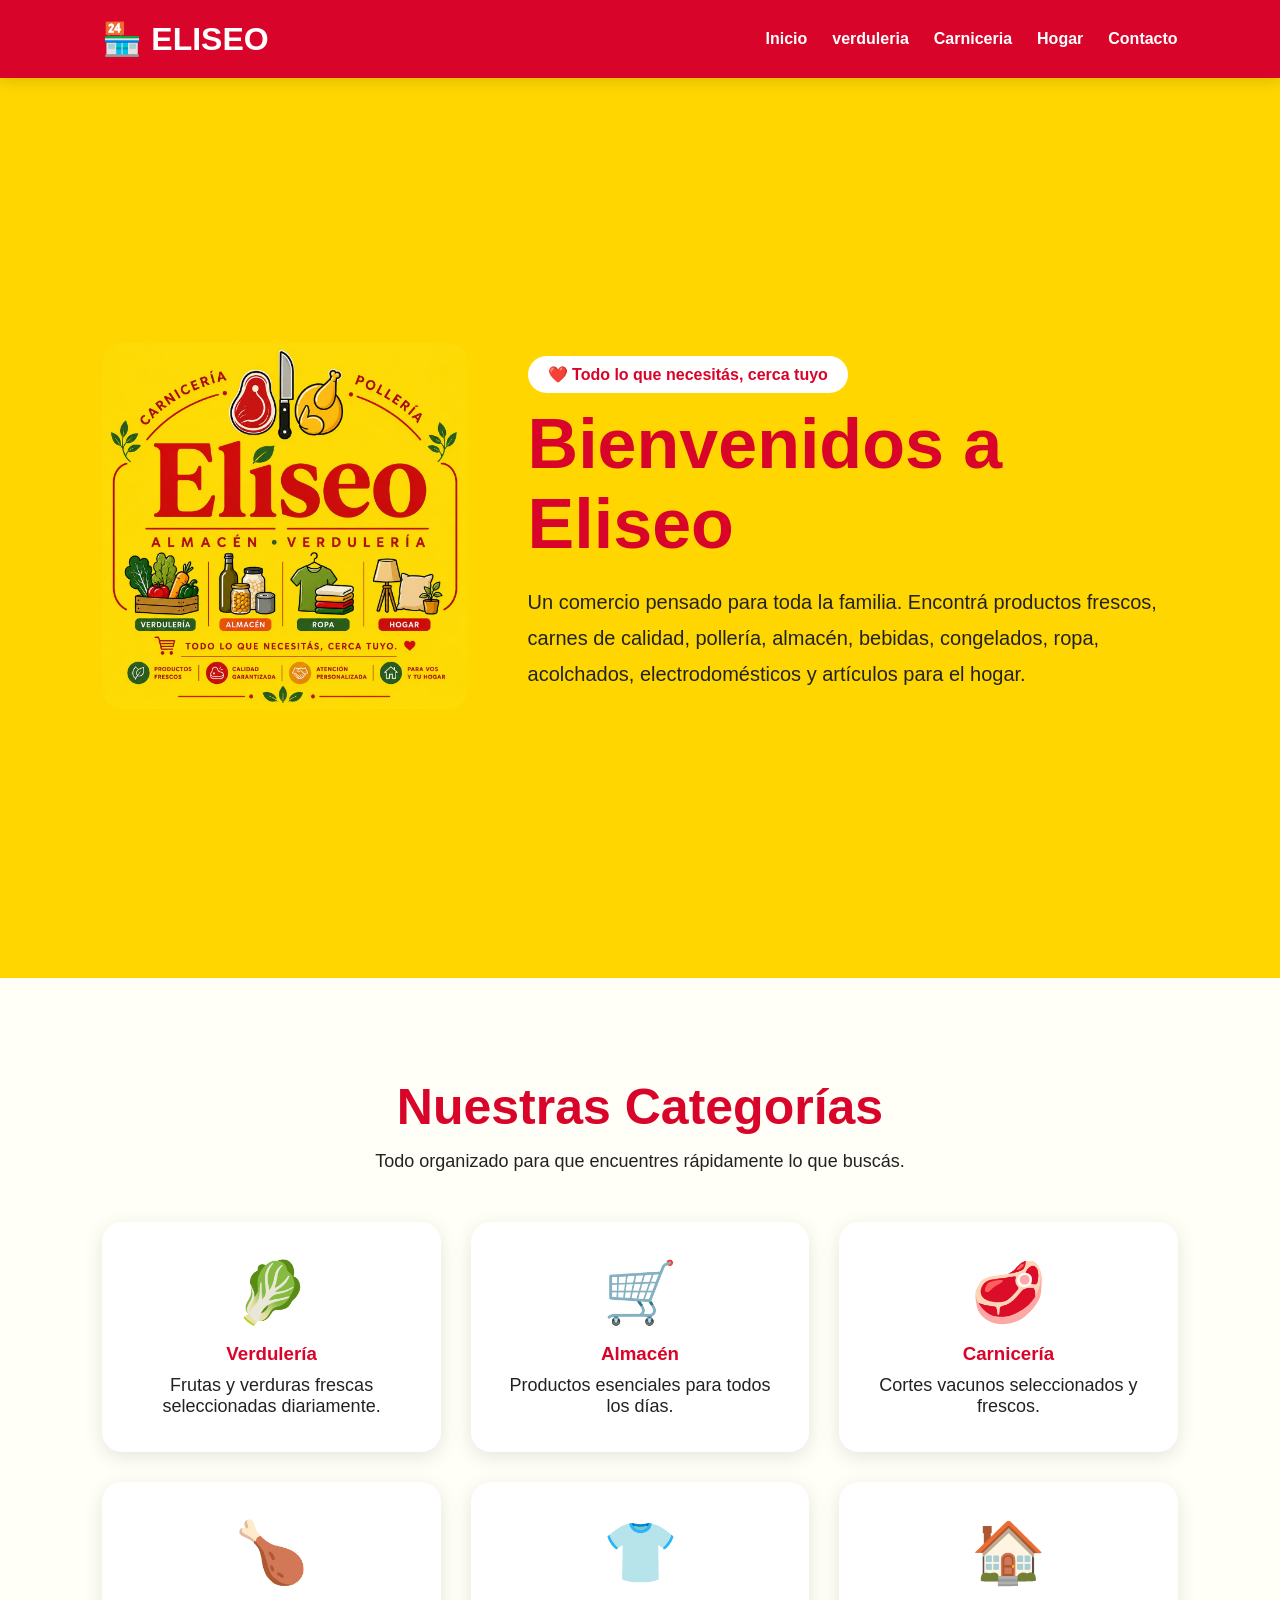
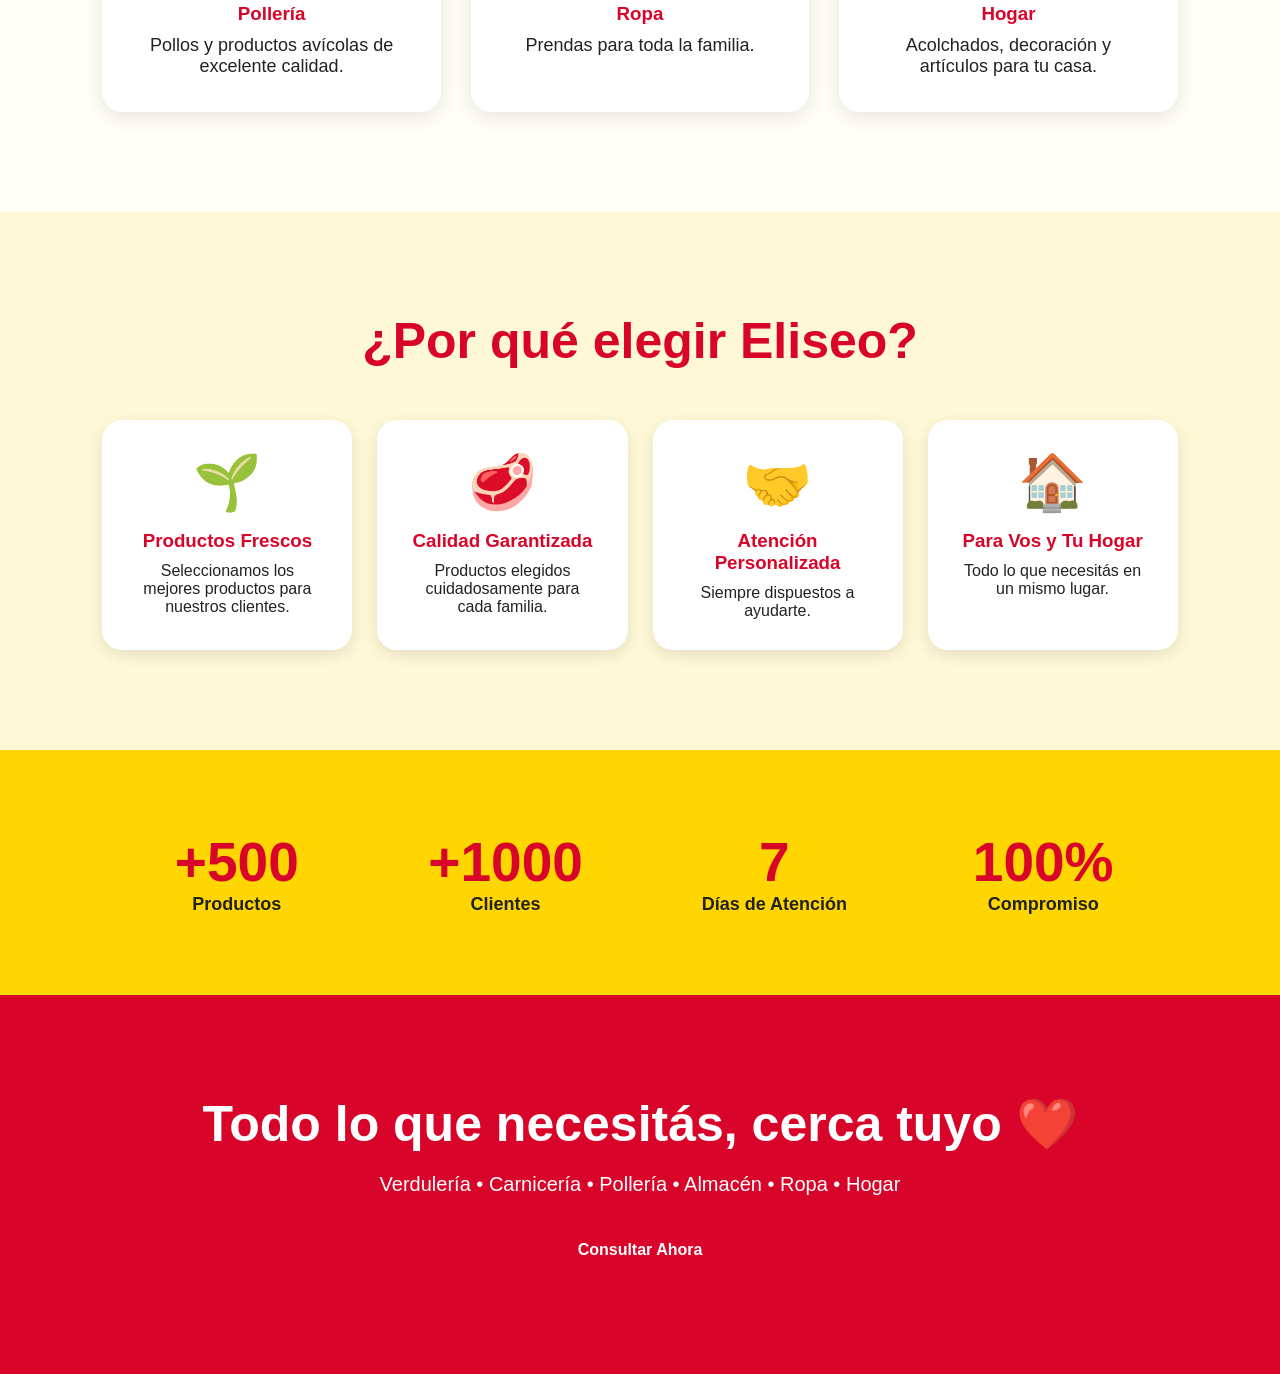
<file: index.html>
<!DOCTYPE html>
<html lang="en">
<head>
    <meta charset="UTF-8">
    <meta name="viewport" content="width=device-width, initial-scale=1.0">
    <link rel="stylesheet" href="index.css">
    <title>Eliseo</title>
</head>
<body>
    
</body>
</html>
<header class="header">
<nav class="navbar">

    <div class="logo-texto">
        🏪 ELISEO
    </div>
     <div class="collapse navbar-collapse" id="navbarContenido">
        <ul class="navbar-nav me-auto mb-2 mb-lg-0">
          <li class="nav-item"><a class="nav-link active" href="#">Inicio</a></li>
          <li class="nav-item"><a class="nav-link" href="verduleria.html"> verduleria</a></li>
          <li class="nav-item"><a class="nav-link" href="carniceria.html">Carniceria</a></li>
          <li class="nav-item"><a class="nav-link" href="hogar.html"> Hogar</a></li>
          <li class="nav-item"><a class="nav-link" href="contacto.html"> Contacto</a></li>
        </ul>
      </div>
    </div>
  </nav>
</nav>

</header>

<section id="inicio" class="hero">

    <div class="hero-contenedor">

        <div class="hero-logo">

            <img src="WhatsApp Image 2026-05-29 at 19.38.01.jpeg" alt="Logo Eliseo">

        </div>

        <div class="hero-texto">

            <span class="etiqueta">
                ❤️ Todo lo que necesitás, cerca tuyo
            </span>

            <h1>
                Bienvenidos a Eliseo
            </h1>

            <p>

                Un comercio pensado para toda la familia.
                Encontrá productos frescos, carnes de calidad,
                pollería, almacén, bebidas, congelados,
                ropa, acolchados, electrodomésticos
                y artículos para el hogar.

            </p>

        </div>

    </div>

</section>

<section class="categorias-principales">

    <h2>
        Nuestras Categorías
    </h2>

    <p>
        Todo organizado para que encuentres rápidamente lo que buscás.
    </p>

    <div class="grid-categorias">

        <div class="categoria-card">

            <div class="emoji">
                🥬
            </div>

            <h3>Verdulería</h3>

            <p>
                Frutas y verduras frescas seleccionadas diariamente.
            </p>

        </div>

        <div class="categoria-card">

            <div class="emoji">
                🛒
            </div>

            <h3>Almacén</h3>

            <p>
                Productos esenciales para todos los días.
            </p>

        </div>

        <div class="categoria-card">

            <div class="emoji">
                🥩
            </div>

            <h3>Carnicería</h3>

            <p>
                Cortes vacunos seleccionados y frescos.
            </p>

        </div>

        <div class="categoria-card">

            <div class="emoji">
                🍗
            </div>

            <h3>Pollería</h3>

            <p>
                Pollos y productos avícolas de excelente calidad.
            </p>

        </div>

        <div class="categoria-card">

            <div class="emoji">
                👕
            </div>

            <h3>Ropa</h3>

            <p>
                Prendas para toda la familia.
            </p>

        </div>

        <div class="categoria-card">

            <div class="emoji">
                🏠
            </div>

            <h3>Hogar</h3>

            <p>
                Acolchados, decoración y artículos para tu casa.
            </p>

        </div>

    </div>

</section>

<section class="beneficios">

    <h2>
        ¿Por qué elegir Eliseo?
    </h2>

    <div class="beneficios-grid">

        <div class="beneficio">

            <div class="icono">
                🌱
            </div>

            <h3>Productos Frescos</h3>

            <p>
                Seleccionamos los mejores productos para nuestros clientes.
            </p>

        </div>

        <div class="beneficio">

            <div class="icono">
                🥩
            </div>

            <h3>Calidad Garantizada</h3>

            <p>
                Productos elegidos cuidadosamente para cada familia.
            </p>

        </div>

        <div class="beneficio">

            <div class="icono">
                🤝
            </div>

            <h3>Atención Personalizada</h3>

            <p>
                Siempre dispuestos a ayudarte.
            </p>

        </div>

        <div class="beneficio">

            <div class="icono">
                🏠
            </div>

            <h3>Para Vos y Tu Hogar</h3>

            <p>
                Todo lo que necesitás en un mismo lugar.
            </p>

        </div>

    </div>

</section>

<section class="estadisticas">

    <div class="estadistica">

        <h2>+500</h2>

        <p>Productos</p>

    </div>

    <div class="estadistica">

        <h2>+1000</h2>

        <p>Clientes</p>

    </div>

    <div class="estadistica">

        <h2>7</h2>

        <p>Días de Atención</p>

    </div>

    <div class="estadistica">

        <h2>100%</h2>

        <p>Compromiso</p>

    </div>

</section>

<section class="banner-final">

    <h2>
        Todo lo que necesitás, cerca tuyo ❤️
    </h2>

    <p>
        Verdulería • Carnicería • Pollería • Almacén • Ropa • Hogar
    </p>

    <a href="#contacto" class="btn-rojo">
        Consultar Ahora
    </a>

</section>
</file>
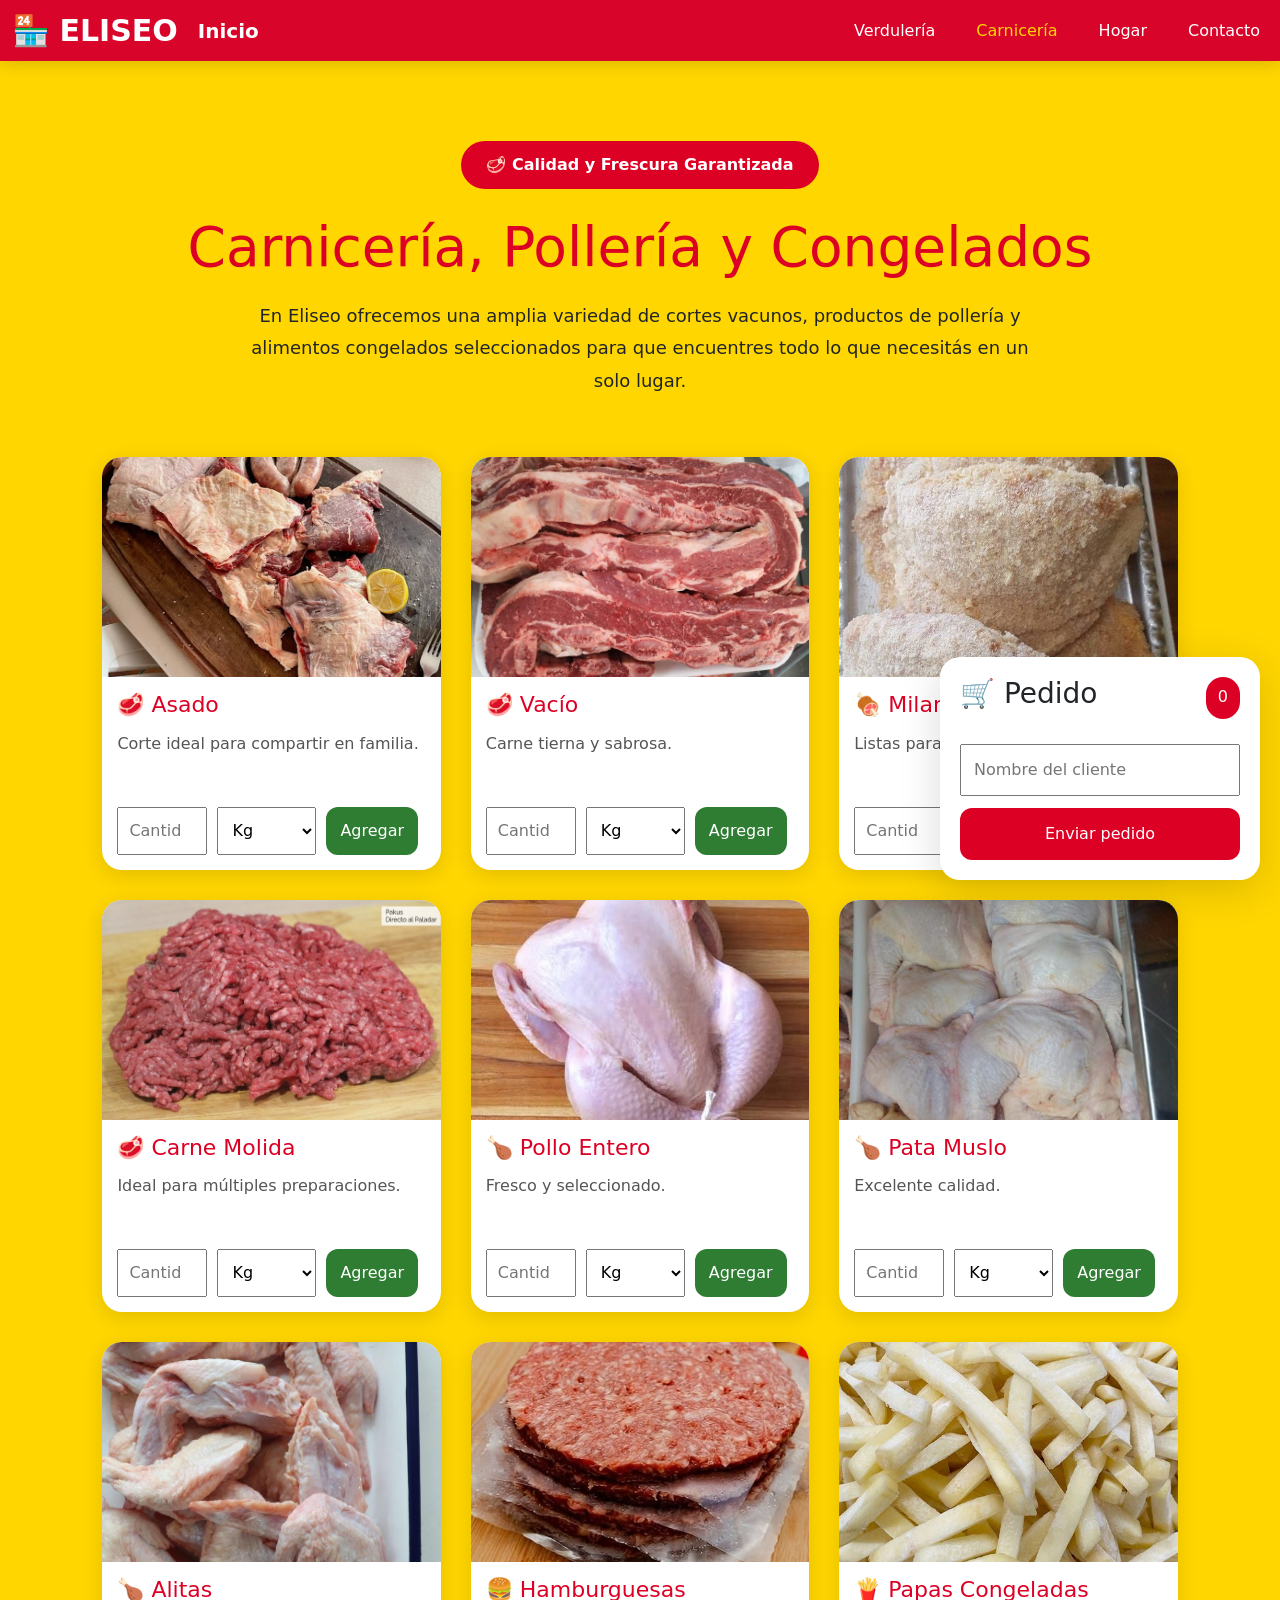
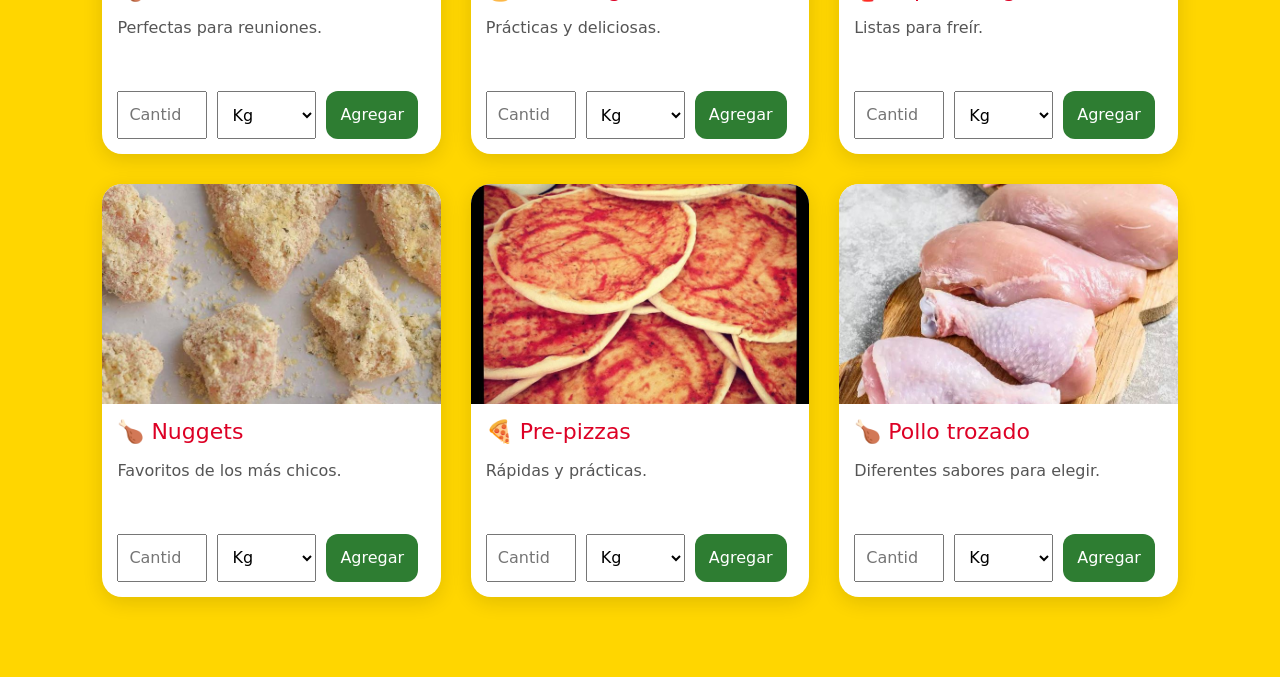
<file: carniceria.html>
<!DOCTYPE html>
<html lang="es">
<head>
    <meta charset="UTF-8">
    <meta name="viewport" content="width=device-width, initial-scale=1.0">
    <title>Carnicería Eliseo</title>

    <link rel="stylesheet" href="carniceria.css">

    <link href="https://cdn.jsdelivr.net/npm/bootstrap@5.3.3/dist/css/bootstrap.min.css" rel="stylesheet">
</head>
<script>

let carrito=[];

function agregar(btn){

let producto=
btn.closest(".producto");

let nombre=
producto
.querySelector("h3")
.innerText;

let cantidad=
producto
.querySelector(".cantidad")
.value;

let medida=
producto
.querySelector(".medida")
.value;

if(cantidad===""){

alert(
"Ingresá cantidad"
);

return;

}

carrito.push({

nombre,

cantidad,

medida

});

mostrar();

}

function mostrar(){

let lista=
document
.getElementById(
"lista"
);

lista.innerHTML="";

document
.getElementById(
"contador"
)
.innerHTML=
carrito.length;

carrito.forEach(p=>{

lista.innerHTML+=

`

<div class="item">

${p.nombre}

<br>

${p.cantidad}

${p.medida}

</div>

`;

});

}

function enviarPedido(){

let cliente=
document
.getElementById(
"cliente"
).value;

let mensaje=
`NUEVO PEDIDO ELISEO CARNICERÍA%0A%0A`;

mensaje+=
`Cliente: ${cliente}%0A%0A`;

carrito.forEach(p=>{

mensaje+=

`${p.nombre}

-

${p.cantidad}

${p.medida}

%0A`;

});

window.open(

`https://wa.me/5493512221273?text=${mensaje}`

);

}

</script>

<body>

<nav class="navbar navbar-expand-lg navbar-dark">
    <div class="container-fluid">

        <div class="logo-texto">
            🏪 ELISEO
        </div>

        <a class="navbar-brand" href="index.html">Inicio</a>

        <button class="navbar-toggler" type="button" data-bs-toggle="collapse" data-bs-target="#navbarContenido">
            <span class="navbar-toggler-icon"></span>
        </button>

        <div class="collapse navbar-collapse" id="navbarContenido">

            <ul class="navbar-nav ms-auto">

                <li class="nav-item">
                    <a class="nav-link" href="verduleria.html">Verdulería</a>
                </li>

                <li class="nav-item">
                    <a class="nav-link active" href="#">Carnicería</a>
                </li>

                <li class="nav-item">
                    <a class="nav-link" href="hogar.html">Hogar</a>
                </li>
                <li>
                    <a class="nav-link" href="contacto.html">Contacto</a>
                </li>

            </ul>

        </div>

    </div>
</nav>

<section class="carniceria">

    <div class="encabezado-carniceria">

        <span class="etiqueta-carniceria">
            🥩 Calidad y Frescura Garantizada
        </span>

        <h2>Carnicería, Pollería y Congelados</h2>

        <p>
            En Eliseo ofrecemos una amplia variedad de cortes vacunos,
            productos de pollería y alimentos congelados seleccionados
            para que encuentres todo lo que necesitás en un solo lugar.
        </p>

    </div>

    <div class="productos-grid">

        <div class="producto">
            <img src="WhatsApp Image 2026-05-30 at 19.20.43.jpeg" alt="Asado">
            <h3>🥩 Asado</h3>
            <p>Corte ideal para compartir en familia.</p>


<div class="acciones">

<input
type="number"
min="1"
step="0.5"
placeholder="Cantidad"
class="cantidad">

<select class="medida">

<option value="kg">
Kg
</option>

<option value="unidad">
Unidad
</option>

</select>

<button
class="btn-agregar"
onclick="agregar(this)">

Agregar

</button>

</div>

        </div>

        <div class="producto">
            <img src="WhatsApp Image 2026-05-30 at 19.20.44 (2).jpeg" alt="Vacío">
            <h3>🥩 Vacío</h3>
            <p>Carne tierna y sabrosa.</p>
 

<div class="acciones">

<input
type="number"
min="1"
step="0.5"
placeholder="Cantidad"
class="cantidad">

<select class="medida">

<option value="kg">
Kg
</option>

<option value="unidad">
Unidad
</option>

</select>

<button
class="btn-agregar"
onclick="agregar(this)">

Agregar

</button>

</div>

        </div>

        <div class="producto">
            <img src="WhatsApp Image 2026-05-30 at 19.18.59.jpeg" alt="Milanesas">
            <h3>🍖 Milanesas</h3>
            <p>Listas para cocinar.</p>


<div class="acciones">

<input
type="number"
min="1"
step="0.5"
placeholder="Cantidad"
class="cantidad">

<select class="medida">

<option value="kg">
Kg
</option>

<option value="unidad">
Unidad
</option>

</select>

<button
class="btn-agregar"
onclick="agregar(this)">

Agregar

</button>

</div>

        </div>

        <div class="producto">
            <img src="WhatsApp Image 2026-05-30 at 19.19.00.jpeg" alt="Carne Molida">
            <h3>🥩 Carne Molida</h3>
            <p>Ideal para múltiples preparaciones.</p>


<div class="acciones">

<input
type="number"
min="1"
step="0.5"
placeholder="Cantidad"
class="cantidad">

<select class="medida">

<option value="kg">
Kg
</option>

<option value="unidad">
Unidad
</option>

</select>

<button
class="btn-agregar"
onclick="agregar(this)">

Agregar

</button>

</div>

        </div>

        <div class="producto">
            <img src="WhatsApp Image 2026-05-30 at 19.20.44.jpeg" alt="Pollo">
            <h3>🍗 Pollo Entero</h3>
            <p>Fresco y seleccionado.</p>


<div class="acciones">

<input
type="number"
min="1"
step="0.5"
placeholder="Cantidad"
class="cantidad">

<select class="medida">

<option value="kg">
Kg
</option>

<option value="unidad">
Unidad
</option>

</select>

<button
class="btn-agregar"
onclick="agregar(this)">

Agregar

</button>

</div>

        </div>

        <div class="producto">
            <img src="WhatsApp Image 2026-05-30 at 19.20.45.jpeg" alt="Pata Muslo">
            <h3>🍗 Pata Muslo</h3>
            <p>Excelente calidad.</p>


<div class="acciones">

<input
type="number"
min="1"
step="0.5"
placeholder="Cantidad"
class="cantidad">

<select class="medida">

<option value="kg">
Kg
</option>

<option value="unidad">
Unidad
</option>

</select>

<button
class="btn-agregar"
onclick="agregar(this)">

Agregar

</button>

</div>

        </div>

        <div class="producto">
            <img src="WhatsApp Image 2026-05-30 at 19.19.01.jpeg" alt="Alitas">
            <h3>🍗 Alitas</h3>
            <p>Perfectas para reuniones.</p>


<div class="acciones">

<input
type="number"
min="1"
step="0.5"
placeholder="Cantidad"
class="cantidad">

<select class="medida">

<option value="kg">
Kg
</option>

<option value="unidad">
Unidad
</option>

</select>

<button
class="btn-agregar"
onclick="agregar(this)">

Agregar

</button>

</div>

        </div>

        <div class="producto">
            <img src="WhatsApp Image 2026-05-30 at 19.19.00 (1).jpeg" alt="Hamburguesas">
            <h3>🍔 Hamburguesas</h3>
            <p>Prácticas y deliciosas.</p>
  

<div class="acciones">

<input
type="number"
min="1"
step="0.5"
placeholder="Cantidad"
class="cantidad">

<select class="medida">

<option value="kg">
Kg
</option>

<option value="unidad">
Unidad
</option>

</select>

<button
class="btn-agregar"
onclick="agregar(this)">

Agregar

</button>

</div>

        </div>

        <div class="producto">
            <img src="WhatsApp Image 2026-05-30 at 19.20.44 (1).jpeg" alt="Papas">
            <h3>🍟 Papas Congeladas</h3>
            <p>Listas para freír.</p>
<div class="acciones">

<input
type="number"
min="1"
step="0.5"
placeholder="Cantidad"
class="cantidad">

<select class="medida">

<option value="kg">
Kg
</option>

<option value="unidad">
Unidad
</option>

</select>

<button
class="btn-agregar"
onclick="agregar(this)">

Agregar

</button>

</div>

        </div>

        <div class="producto">
            <img src="WhatsApp Image 2026-05-30 at 19.20.45 (1).jpeg" alt="Nuggets">
            <h3>🍗 Nuggets</h3>
            <p>Favoritos de los más chicos.</p>


<div class="acciones">

<input
type="number"
min="1"
step="0.5"
placeholder="Cantidad"
class="cantidad">

<select class="medida">

<option value="kg">
Kg
</option>

<option value="unidad">
Unidad
</option>

</select>

<button
class="btn-agregar"
onclick="agregar(this)">

Agregar

</button>

</div>

        </div>

        <div class="producto">
            <img src="WhatsApp Image 2026-05-30 at 19.19.00 (3).jpeg" alt="Pre-Pizzas">
            <h3>🍕 Pre-pizzas</h3>
            <p>Rápidas y prácticas.</p>


<div class="acciones">

<input
type="number"
min="1"
step="0.5"
placeholder="Cantidad"
class="cantidad">

<select class="medida">

<option value="kg">
Kg
</option>

<option value="unidad">
Unidad
</option>

</select>

<button
class="btn-agregar"
onclick="agregar(this)">

Agregar

</button>

</div>

        </div>

        <div class="producto">
            <img src="WhatsApp Image 2026-05-30 at 19.19.00 (2).jpeg" alt="Pollo Trozado">
            <h3>🍗 Pollo trozado</h3>
            <p>Diferentes sabores para elegir.</p>


<div class="acciones">

<input
type="number"
min="1"
step="0.5"
placeholder="Cantidad"
class="cantidad">

<select class="medida">

<option value="kg">
Kg
</option>

<option value="unidad">
Unidad
</option>

</select>

<button
class="btn-agregar"
onclick="agregar(this)">

Agregar

</button>

</div>

        </div>

    </div>

</section>
<div class="carrito">

<div class="carrito-header">

<h3>
🛒 Pedido
</h3>

<span id="contador">
0
</span>

</div>

<div id="lista"></div>

<input
id="cliente"
placeholder="Nombre del cliente">

<button
class="enviar"
onclick="enviarPedido()">

Enviar pedido

</button>

</div>


<script src="https://cdn.jsdelivr.net/npm/bootstrap@5.3.3/dist/js/bootstrap.bundle.min.js"></script>

</body>
</html>
</file>
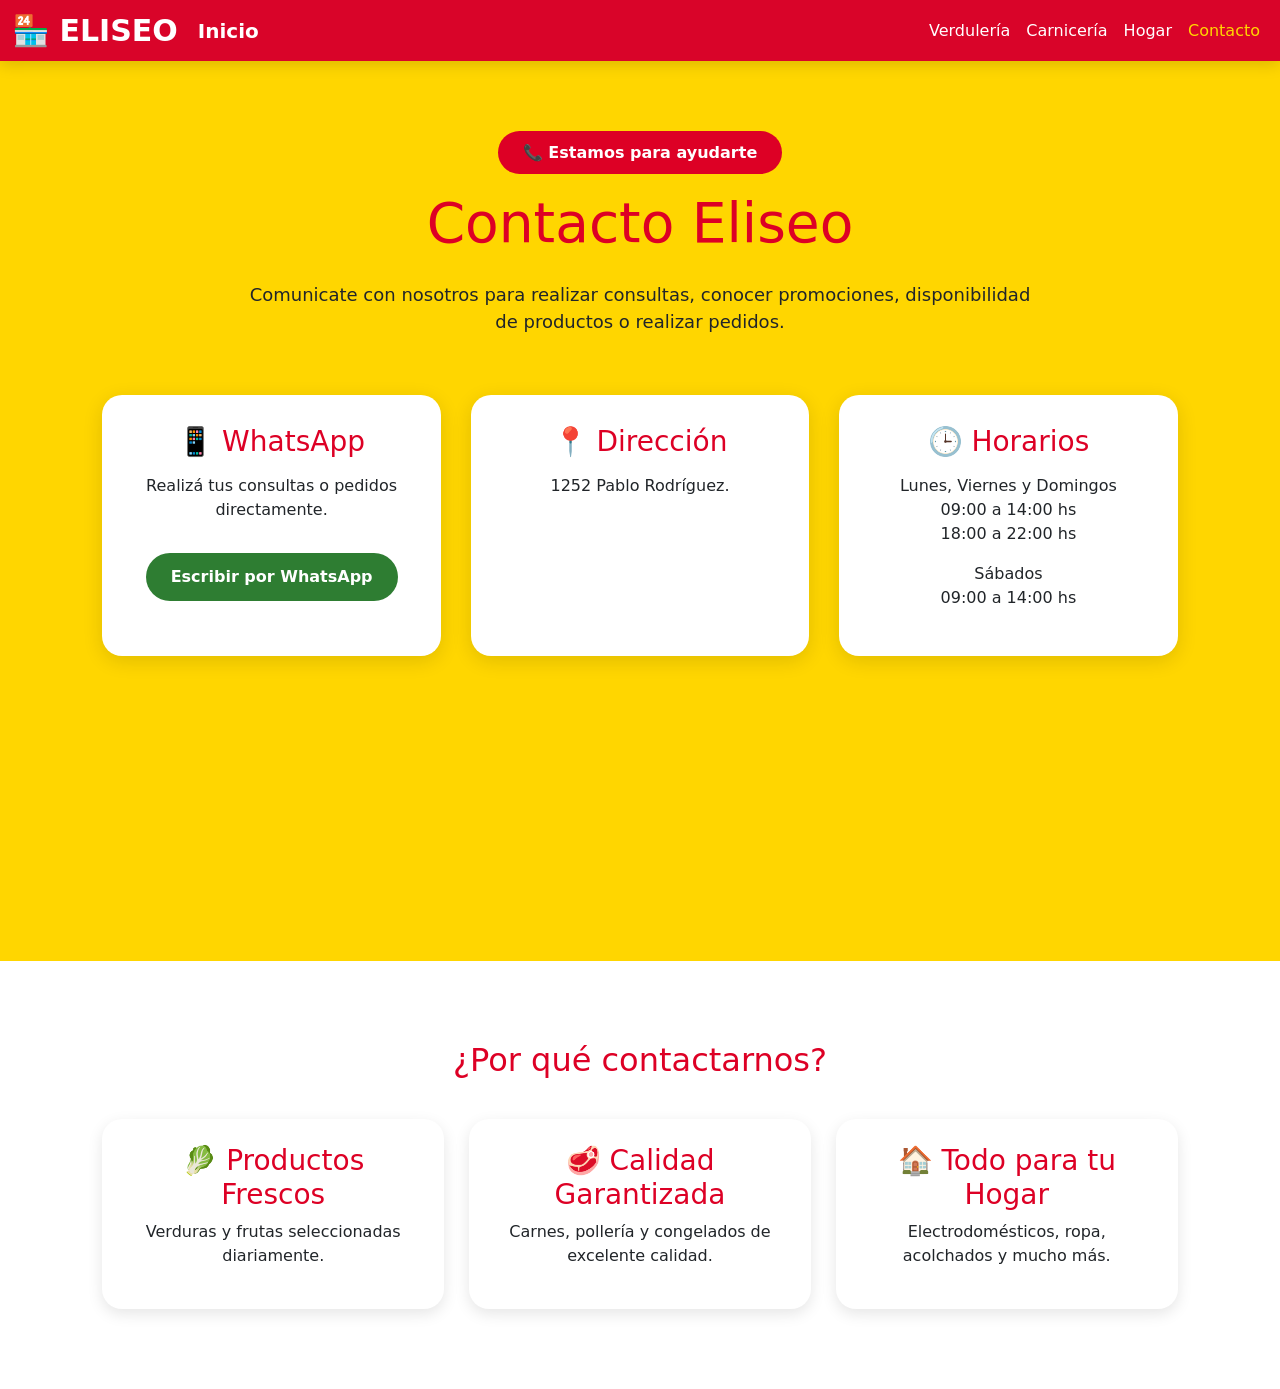
<file: contacto.html>
<!DOCTYPE html>
<html lang="es">
<head>
    <meta charset="UTF-8">
    <meta name="viewport" content="width=device-width, initial-scale=1.0">
    <title>Contacto - Eliseo</title>

    <link rel="stylesheet" href="contacto.css">

    <link href="https://cdn.jsdelivr.net/npm/bootstrap@5.3.3/dist/css/bootstrap.min.css" rel="stylesheet">
</head>
<body>

<nav class="navbar navbar-expand-lg navbar-dark">
    <div class="container-fluid">

        <div class="logo-texto">
            🏪 ELISEO
        </div>

        <a class="navbar-brand" href="index.html">Inicio</a>

        <button class="navbar-toggler" type="button" data-bs-toggle="collapse" data-bs-target="#navbarContenido">
            <span class="navbar-toggler-icon"></span>
        </button>

        <div class="collapse navbar-collapse" id="navbarContenido">
            <ul class="navbar-nav ms-auto">

                <li class="nav-item">
                    <a class="nav-link" href="verduleria.html">Verdulería</a>
                </li>

                <li class="nav-item">
                    <a class="nav-link" href="carniceria.html">Carnicería</a>
                </li>

                <li class="nav-item">
                    <a class="nav-link" href="hogar.html">Hogar</a>
                </li>

                <li class="nav-item">
                    <a class="nav-link active" href="#">Contacto</a>
                </li>

            </ul>
        </div>

    </div>
</nav>

<section class="contacto">

    <div class="encabezado-contacto">

        <span class="etiqueta-contacto">
            📞 Estamos para ayudarte
        </span>

        <h2>Contacto Eliseo</h2>

        <p>
            Comunicate con nosotros para realizar consultas,
            conocer promociones, disponibilidad de productos
            o realizar pedidos.
        </p>

    </div>

    <div class="contacto-grid">

        <div class="contacto-card">
            <h3>📱 WhatsApp</h3>
            <p>Realizá tus consultas o pedidos directamente.</p>
            <a href="https://wa.me/5493512221273" class="btn-contacto">
                Escribir por WhatsApp
            </a>
        </div>

        <div class="contacto-card">
            <h3>📍 Dirección</h3>
            <p>
                1252 Pablo Rodríguez.
            </p>
        </div>

        <div class="contacto-card">
            <h3>🕒 Horarios</h3>
            <p>
                Lunes, Viernes y Domingos<br>
                09:00 a 14:00 hs<br>
                18:00 a 22:00 hs
            </p>
            <p>
                Sábados<br>
                09:00 a 14:00 hs<br>
            </p>
           
    </div>

</section>

<section class="info-extra">

    <h2>¿Por qué contactarnos?</h2>

    <div class="beneficios-grid">

        <div class="beneficio">
            <h3>🥬 Productos Frescos</h3>
            <p>Verduras y frutas seleccionadas diariamente.</p>
        </div>

        <div class="beneficio">
            <h3>🥩 Calidad Garantizada</h3>
            <p>Carnes, pollería y congelados de excelente calidad.</p>
        </div>

        <div class="beneficio">
            <h3>🏠 Todo para tu Hogar</h3>
            <p>Electrodomésticos, ropa, acolchados y mucho más.</p>
        </div>

    </div>

</section>

<script src="https://cdn.jsdelivr.net/npm/bootstrap@5.3.3/dist/js/bootstrap.bundle.min.js"></script>

</body>
</html>
</file>
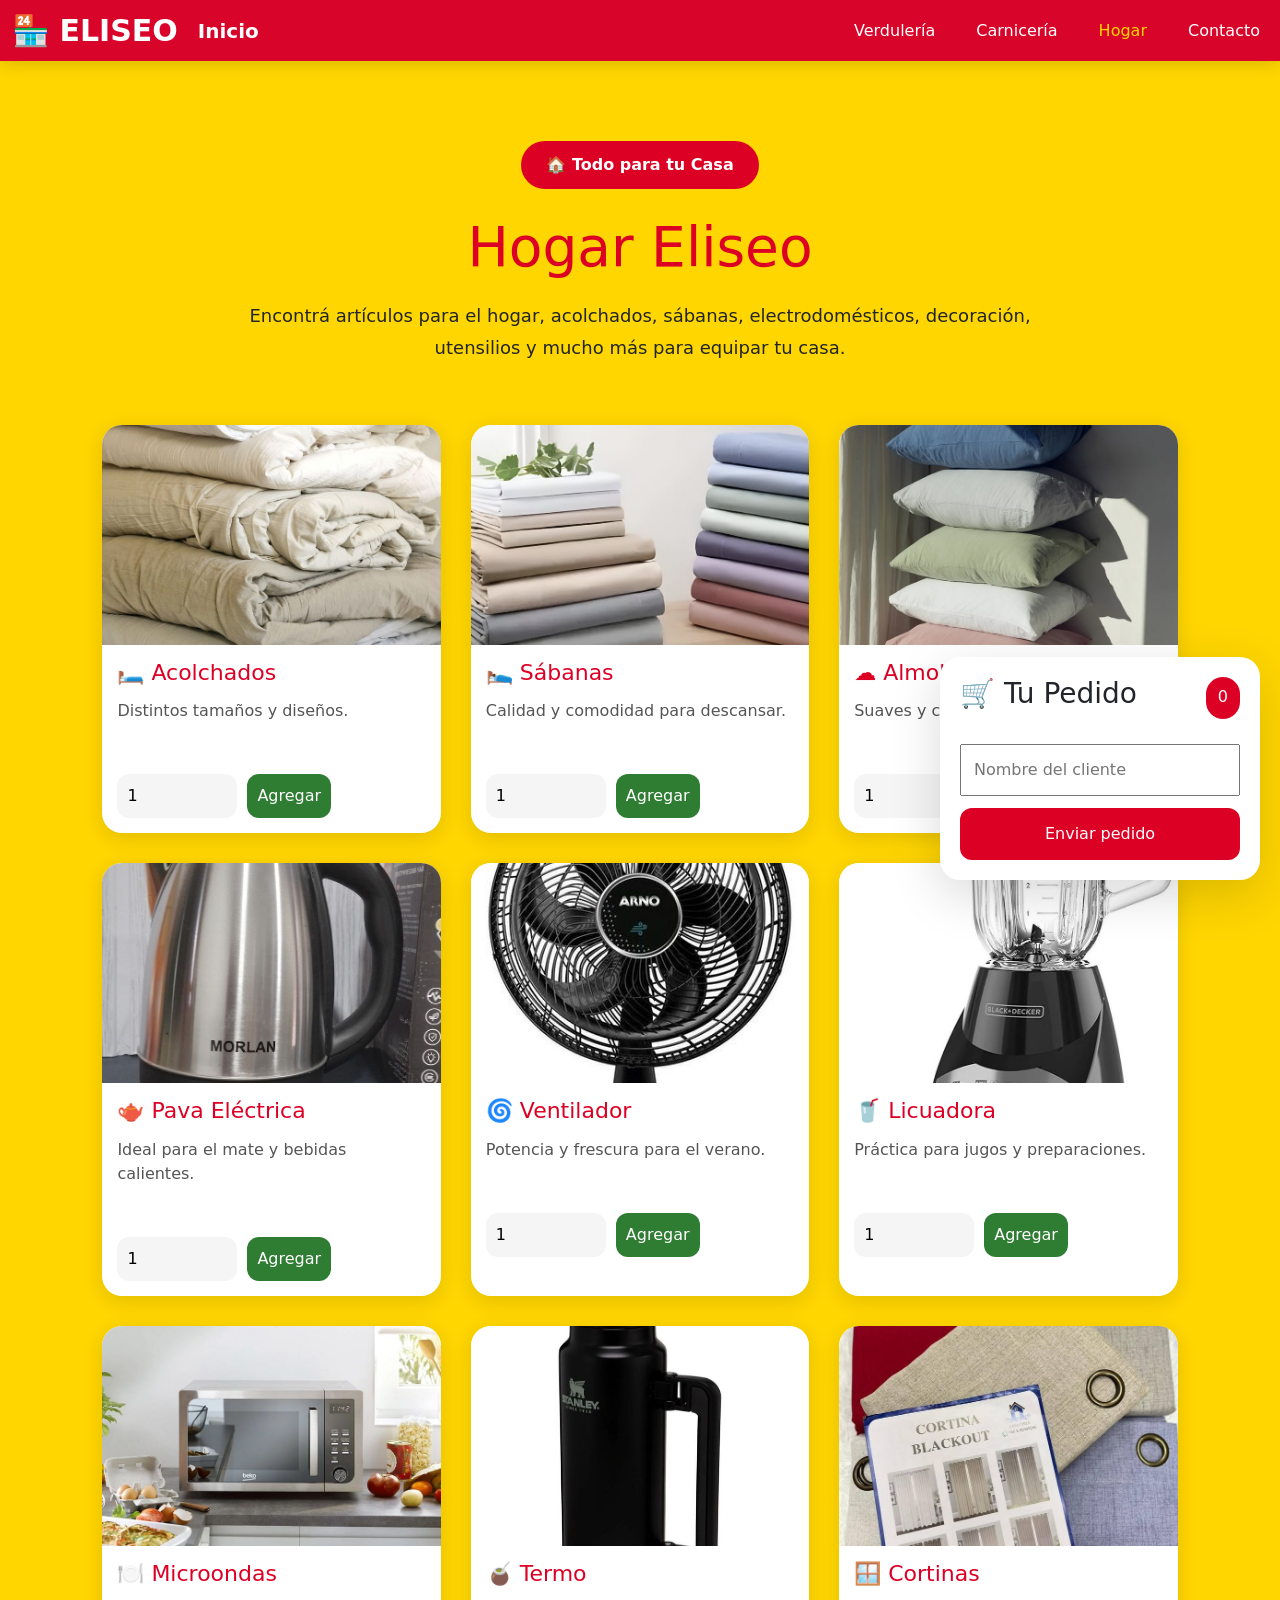
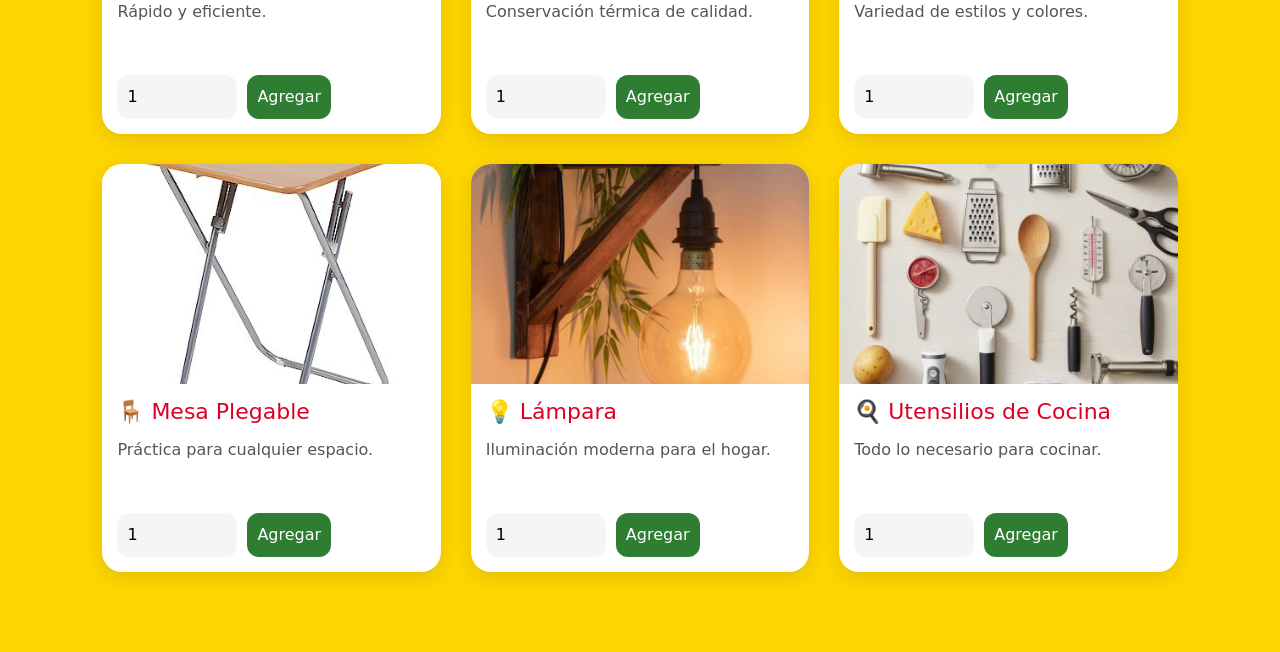
<file: hogar.html>
<!DOCTYPE html>
<html lang="en">
<head>
    <meta charset="UTF-8">
    <meta name="viewport" content="width=device-width, initial-scale=1.0">
    <link rel="stylesheet" href="hogar.css">
    <link href="https://cdn.jsdelivr.net/npm/bootstrap@5.3.3/dist/css/bootstrap.min.css" rel="stylesheet">
    <title>Hogar - Eliseo</title>
</head>
<script>

let carrito=[];

function agregar(btn){

let producto=
btn.closest(".producto");

let nombre=
producto
.querySelector("h3")
.innerText;

let cantidad=
producto
.querySelector(".cantidad")
.value;

if(cantidad===""){

alert(
"Ingresá cantidad"
);

return;

}

carrito.push({

nombre,

cantidad

});

mostrar();

}

function mostrar(){

let lista=
document
.getElementById(
"lista"
);

lista.innerHTML="";

document
.getElementById(
"contador"
)
.innerHTML=
carrito.length;

carrito.forEach(p=>{

lista.innerHTML+=

`

<div class="item">

${p.nombre}

<br>

🧾 ${p.cantidad} unidad

</div>

`;

});

}

function enviarPedido(){

let cliente=
document
.getElementById(
"cliente"
).value;

let mensaje=
`NUEVO PEDIDO ELISEO HOGAR%0A%0A`;

mensaje+=
`Cliente: ${cliente}%0A%0A`;

carrito.forEach(p=>{

mensaje+=

`${p.nombre}

-

${p.cantidad}

unidad

%0A`;

});

window.open(

`https://wa.me/5493512221273?text=${mensaje}`

);

}

</script>

<body>

<nav class="navbar navbar-expand-lg navbar-dark">
    <div class="container-fluid">

        <div class="logo-texto">
            🏪 ELISEO
        </div>

        <a class="navbar-brand" href="index.html">Inicio</a>

        <button class="navbar-toggler" type="button" data-bs-toggle="collapse" data-bs-target="#navbarContenido">
            <span class="navbar-toggler-icon"></span>
        </button>

        <div class="collapse navbar-collapse" id="navbarContenido">
            <ul class="navbar-nav ms-auto">
                <li class="nav-item">
                    <a class="nav-link" href="verduleria.html">Verdulería</a>
                </li>

                <li class="nav-item">
                    <a class="nav-link" href="carniceria.html">Carnicería</a>
                </li>

                <li class="nav-item">
                    <a class="nav-link active" href="#">Hogar</a>
                </li>
                <li>
                    <a class="nav-link" href="contacto.html"> Contacto</a>
                </li>
            </ul>
        </div>

    </div>
</nav>

<section id="hogar" class="hogar">

    <div class="encabezado-hogar">

        <span class="etiqueta-hogar">
            🏠 Todo para tu Casa
        </span>

        <h2>Hogar Eliseo</h2>

        <p>
            Encontrá artículos para el hogar, acolchados,
            sábanas, electrodomésticos, decoración,
            utensilios y mucho más para equipar tu casa.
        </p>

    </div>

    <div class="productos-grid">

        <div class="producto">
            <img src="WhatsApp Image 2026-05-30 at 19.43.33.jpeg" alt="">
            <h3>🛏️ Acolchados</h3>
            <p>Distintos tamaños y diseños.</p>
            
<div class="acciones">

<input
type="number"
min="1"
value="1"
placeholder="Cantidad"
class="cantidad">

<button
class="btn-agregar"
onclick="agregar(this)">

Agregar

</button>

</div>

        </div>

        <div class="producto">
            <img src="WhatsApp Image 2026-05-30 at 19.43.34.jpeg" alt="">
            <h3>🛌 Sábanas</h3>
            <p>Calidad y comodidad para descansar.</p>
            
<div class="acciones">

<input
type="number"
min="1"
value="1"
placeholder="Cantidad"
class="cantidad">

<button
class="btn-agregar"
onclick="agregar(this)">

Agregar

</button>

</div>

        </div>

        <div class="producto">
            <img src="WhatsApp Image 2026-05-30 at 19.44.00.jpeg" alt="">
            <h3>☁️ Almohadas</h3>
            <p>Suaves y confortables.</p>
            
<div class="acciones">

<input
type="number"
min="1"
value="1"
placeholder="Cantidad"
class="cantidad">

<button
class="btn-agregar"
onclick="agregar(this)">

Agregar

</button>

</div>

        </div>

        <div class="producto">
            <img src="WhatsApp Image 2026-05-30 at 19.44.01.jpeg" alt="">
            <h3>🫖 Pava Eléctrica</h3>
            <p>Ideal para el mate y bebidas calientes.</p>
            
<div class="acciones">

<input
type="number"
min="1"
value="1"
placeholder="Cantidad"
class="cantidad">

<button
class="btn-agregar"
onclick="agregar(this)">

Agregar

</button>

</div>

        </div>

        <div class="producto">
            <img src="WhatsApp Image 2026-05-30 at 19.43.33 (1).jpeg" alt="">
            <h3>🌀 Ventilador</h3>
            <p>Potencia y frescura para el verano.</p>
            
<div class="acciones">

<input
type="number"
min="1"
value="1"
placeholder="Cantidad"
class="cantidad">

<button
class="btn-agregar"
onclick="agregar(this)">

Agregar

</button>

</div>

        </div>

        <div class="producto">
            <img src="WhatsApp Image 2026-05-30 at 19.43.33 (2).jpeg" alt="">
            <h3>🥤 Licuadora</h3>
            <p>Práctica para jugos y preparaciones.</p>
            
<div class="acciones">

<input
type="number"
min="1"
value="1"
placeholder="Cantidad"
class="cantidad">

<button
class="btn-agregar"
onclick="agregar(this)">

Agregar

</button>

</div>

        </div>

        <div class="producto">
            <img src="WhatsApp Image 2026-05-30 at 19.44.00 (1).jpeg" alt="">
            <h3>🍽️ Microondas</h3>
            <p>Rápido y eficiente.</p>
            
<div class="acciones">

<input
type="number"
min="1"
value="1"
placeholder="Cantidad"
class="cantidad">

<button
class="btn-agregar"
onclick="agregar(this)">

Agregar

</button>

</div>

        </div>

        <div class="producto">
            <img src="WhatsApp Image 2026-05-30 at 19.44.01 (1).jpeg" alt="">
            <h3>🧉 Termo</h3>
            <p>Conservación térmica de calidad.</p>
            
<div class="acciones">

<input
type="number"
min="1"
value="1"
placeholder="Cantidad"
class="cantidad">

<button
class="btn-agregar"
onclick="agregar(this)">

Agregar

</button>

</div>

        </div>

        <div class="producto">
            <img src="WhatsApp Image 2026-05-30 at 19.43.34 (1).jpeg" alt="">
            <h3>🪟 Cortinas</h3>
            <p>Variedad de estilos y colores.</p>
            
<div class="acciones">

<input
type="number"
min="1"
value="1"
placeholder="Cantidad"
class="cantidad">

<button
class="btn-agregar"
onclick="agregar(this)">

Agregar

</button>

</div>

        </div>

        <div class="producto">
            <img src="WhatsApp Image 2026-05-30 at 19.43.34 (2).jpeg" alt="">
            <h3>🪑 Mesa Plegable</h3>
            <p>Práctica para cualquier espacio.</p>
            
<div class="acciones">

<input
type="number"
min="1"
value="1"
placeholder="Cantidad"
class="cantidad">

<button
class="btn-agregar"
onclick="agregar(this)">

Agregar

</button>

</div>

        </div>

        <div class="producto">
            <img src="WhatsApp Image 2026-05-30 at 19.44.02.jpeg" alt="">
            <h3>💡 Lámpara</h3>
            <p>Iluminación moderna para el hogar.</p>
            
<div class="acciones">

<input
type="number"
min="1"
value="1"
placeholder="Cantidad"
class="cantidad">

<button
class="btn-agregar"
onclick="agregar(this)">

Agregar

</button>

</div>

        </div>

        <div class="producto">
            <img src="WhatsApp Image 2026-05-30 at 19.44.01 (2).jpeg" alt="">
            <h3>🍳 Utensilios de Cocina</h3>
            <p>Todo lo necesario para cocinar.</p>
            
<div class="acciones">

<input
type="number"
min="1"
value="1"
placeholder="Cantidad"
class="cantidad">

<button
class="btn-agregar"
onclick="agregar(this)">

Agregar

</button>

</div>

        </div>

    </div>

</section>
<div class="carrito">

<div class="carrito-header">

<h3>
🛒 Tu Pedido
</h3>

<span id="contador">
0
</span>

</div>

<div id="lista"></div>

<input
id="cliente"
placeholder="Nombre del cliente">

<button
class="enviar"
onclick="enviarPedido()">

Enviar pedido

</button>

</div>

<script src="https://cdn.jsdelivr.net/npm/bootstrap@5.3.3/dist/js/bootstrap.bundle.min.js"></script>

</body>
</html>
</file>
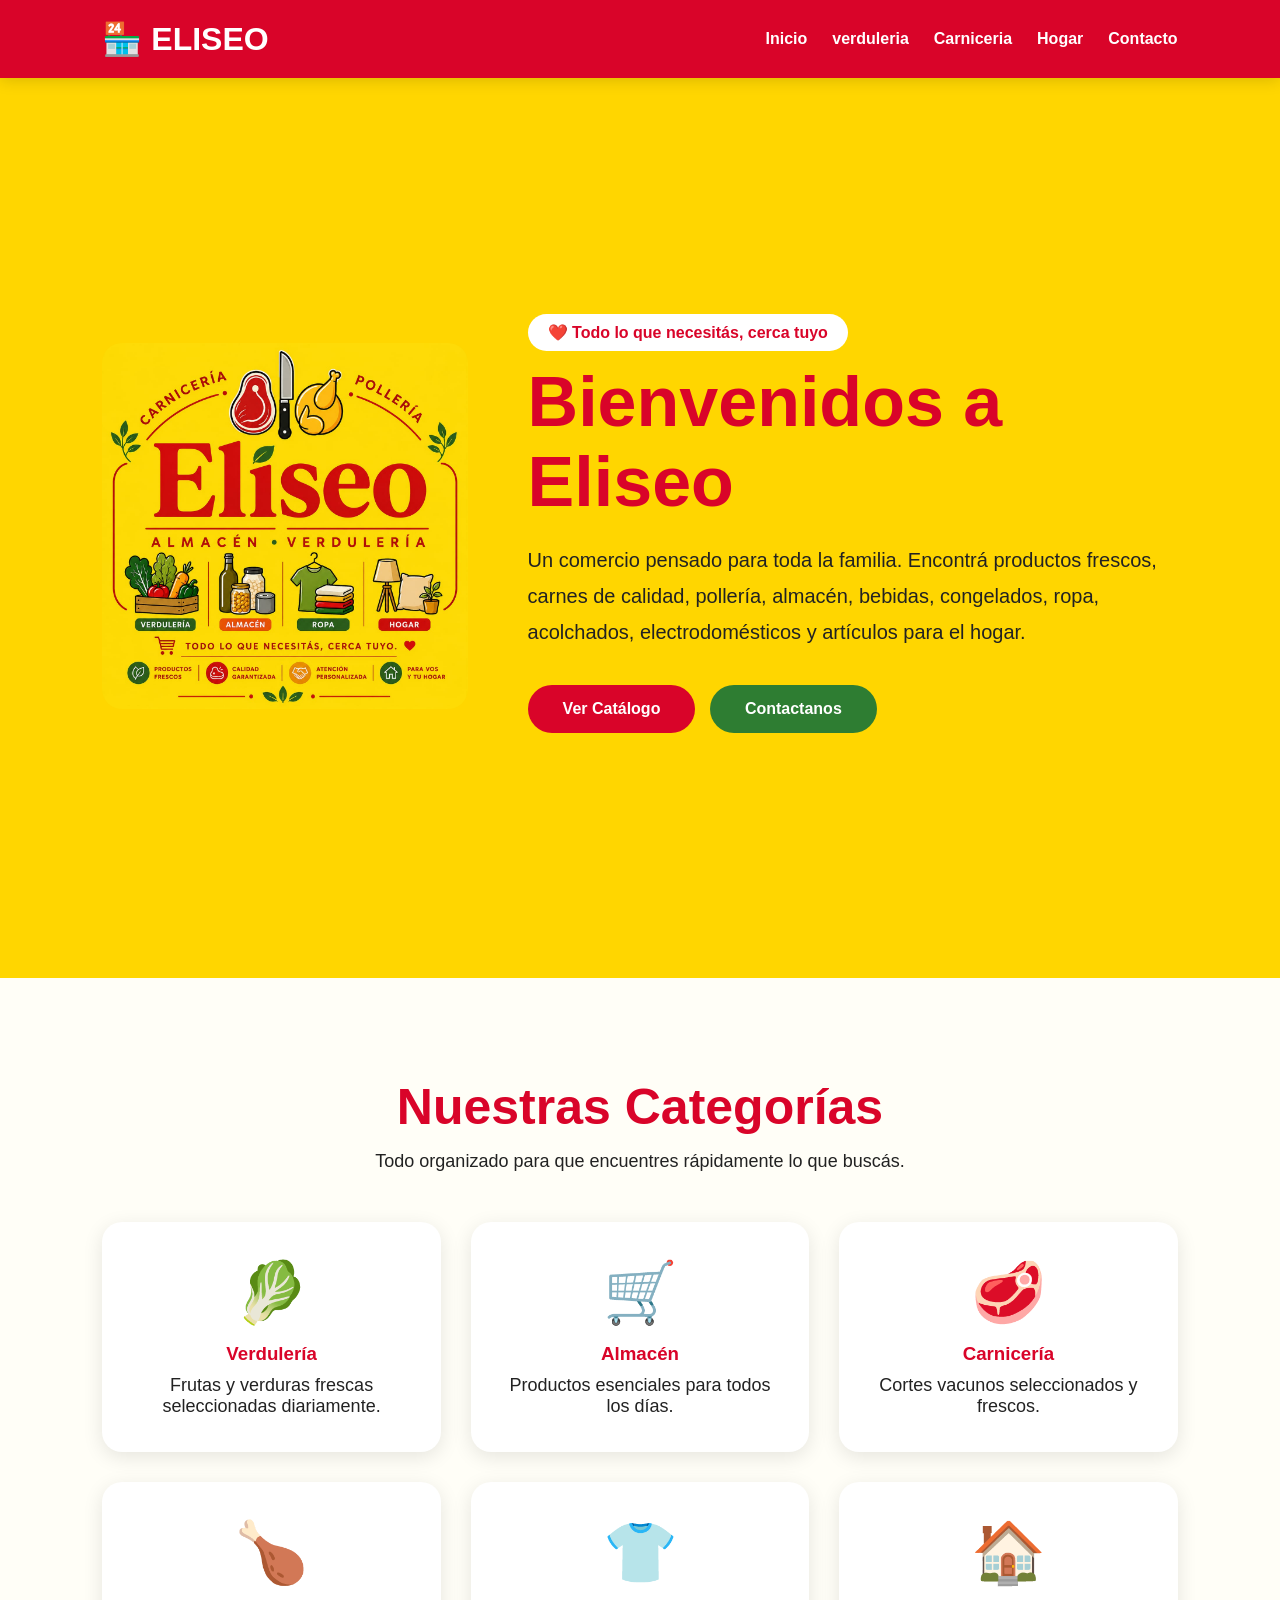
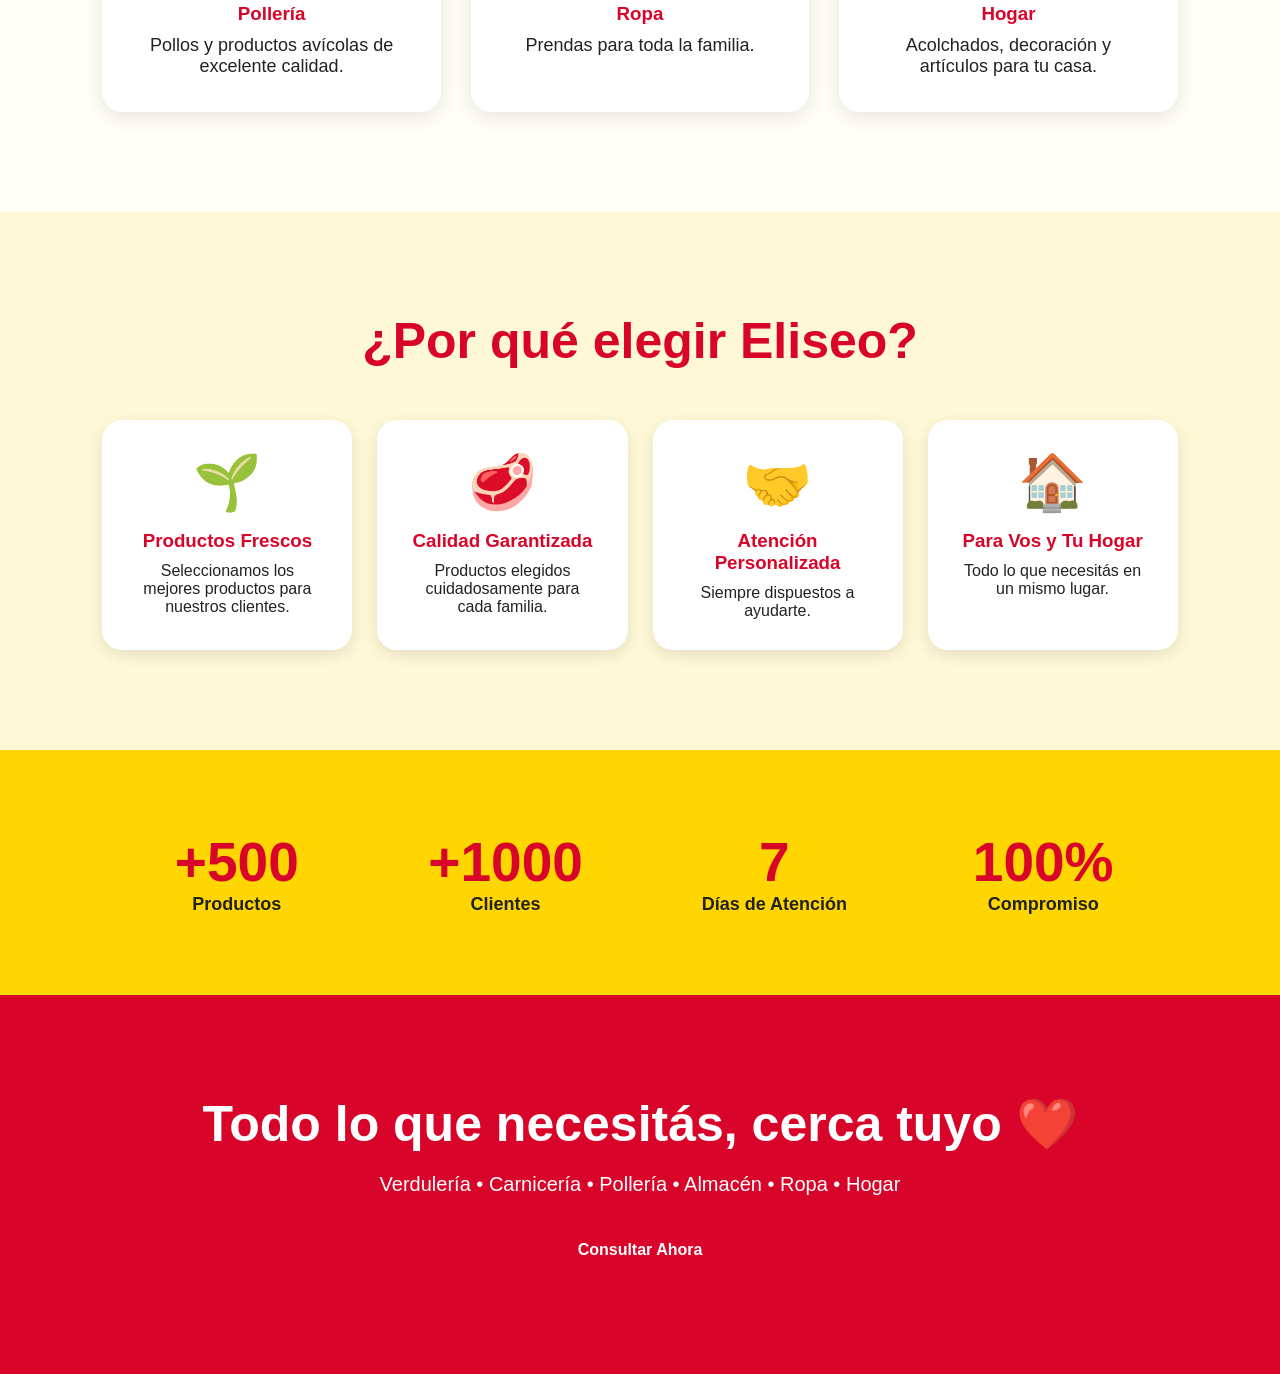
<file: inicio.html>
<!DOCTYPE html>
<html lang="en">
<head>
    <meta charset="UTF-8">
    <meta name="viewport" content="width=device-width, initial-scale=1.0">
    <link rel="stylesheet" href="index.css">
    <title>Eliseo</title>
</head>
<body>
    
</body>
</html>
<header class="header">
<nav class="navbar">

    <div class="logo-texto">
        🏪 ELISEO
    </div>
     <div class="collapse navbar-collapse" id="navbarContenido">
        <ul class="navbar-nav me-auto mb-2 mb-lg-0">
          <li class="nav-item"><a class="nav-link active" href="#">Inicio</a></li>
          <li class="nav-item"><a class="nav-link" href="verduleria.html"> verduleria</a></li>
          <li class="nav-item"><a class="nav-link" href="carniceria.html">Carniceria</a></li>
          <li class="nav-item"><a class="nav-link" href="hogar.html"> Hogar</a></li>
          <li class="nav-item"><a class="nav-link" href="contacto.html"> Contacto</a></li>
        </ul>
      </div>
    </div>
  </nav>
</nav>

</header>

<section id="inicio" class="hero">

    <div class="hero-contenedor">

        <div class="hero-logo">

            <!-- CAMBIAR POR TU LOGO -->
            <img src="WhatsApp Image 2026-05-29 at 19.38.01.jpeg" alt="Logo Eliseo">

        </div>

        <div class="hero-texto">

            <span class="etiqueta">
                ❤️ Todo lo que necesitás, cerca tuyo
            </span>

            <h1>
                Bienvenidos a Eliseo
            </h1>

            <p>

                Un comercio pensado para toda la familia.
                Encontrá productos frescos, carnes de calidad,
                pollería, almacén, bebidas, congelados,
                ropa, acolchados, electrodomésticos
                y artículos para el hogar.

            </p>

            <div class="hero-botones">

                <a href="#catalogo" class="btn-rojo">
                    Ver Catálogo
                </a>

                <a href="#contacto" class="btn-verde">
                    Contactanos
                </a>

            </div>

        </div>

    </div>

</section>

<section class="categorias-principales">

    <h2>
        Nuestras Categorías
    </h2>

    <p>
        Todo organizado para que encuentres rápidamente lo que buscás.
    </p>

    <div class="grid-categorias">

        <div class="categoria-card">

            <div class="emoji">
                🥬
            </div>

            <h3>Verdulería</h3>

            <p>
                Frutas y verduras frescas seleccionadas diariamente.
            </p>

        </div>

        <div class="categoria-card">

            <div class="emoji">
                🛒
            </div>

            <h3>Almacén</h3>

            <p>
                Productos esenciales para todos los días.
            </p>

        </div>

        <div class="categoria-card">

            <div class="emoji">
                🥩
            </div>

            <h3>Carnicería</h3>

            <p>
                Cortes vacunos seleccionados y frescos.
            </p>

        </div>

        <div class="categoria-card">

            <div class="emoji">
                🍗
            </div>

            <h3>Pollería</h3>

            <p>
                Pollos y productos avícolas de excelente calidad.
            </p>

        </div>

        <div class="categoria-card">

            <div class="emoji">
                👕
            </div>

            <h3>Ropa</h3>

            <p>
                Prendas para toda la familia.
            </p>

        </div>

        <div class="categoria-card">

            <div class="emoji">
                🏠
            </div>

            <h3>Hogar</h3>

            <p>
                Acolchados, decoración y artículos para tu casa.
            </p>

        </div>

    </div>

</section>

<section class="beneficios">

    <h2>
        ¿Por qué elegir Eliseo?
    </h2>

    <div class="beneficios-grid">

        <div class="beneficio">

            <div class="icono">
                🌱
            </div>

            <h3>Productos Frescos</h3>

            <p>
                Seleccionamos los mejores productos para nuestros clientes.
            </p>

        </div>

        <div class="beneficio">

            <div class="icono">
                🥩
            </div>

            <h3>Calidad Garantizada</h3>

            <p>
                Productos elegidos cuidadosamente para cada familia.
            </p>

        </div>

        <div class="beneficio">

            <div class="icono">
                🤝
            </div>

            <h3>Atención Personalizada</h3>

            <p>
                Siempre dispuestos a ayudarte.
            </p>

        </div>

        <div class="beneficio">

            <div class="icono">
                🏠
            </div>

            <h3>Para Vos y Tu Hogar</h3>

            <p>
                Todo lo que necesitás en un mismo lugar.
            </p>

        </div>

    </div>

</section>

<section class="estadisticas">

    <div class="estadistica">

        <h2>+500</h2>

        <p>Productos</p>

    </div>

    <div class="estadistica">

        <h2>+1000</h2>

        <p>Clientes</p>

    </div>

    <div class="estadistica">

        <h2>7</h2>

        <p>Días de Atención</p>

    </div>

    <div class="estadistica">

        <h2>100%</h2>

        <p>Compromiso</p>

    </div>

</section>

<section class="banner-final">

    <h2>
        Todo lo que necesitás, cerca tuyo ❤️
    </h2>

    <p>
        Verdulería • Carnicería • Pollería • Almacén • Ropa • Hogar
    </p>

    <a href="#contacto" class="btn-rojo">
        Consultar Ahora
    </a>

</section>
</file>
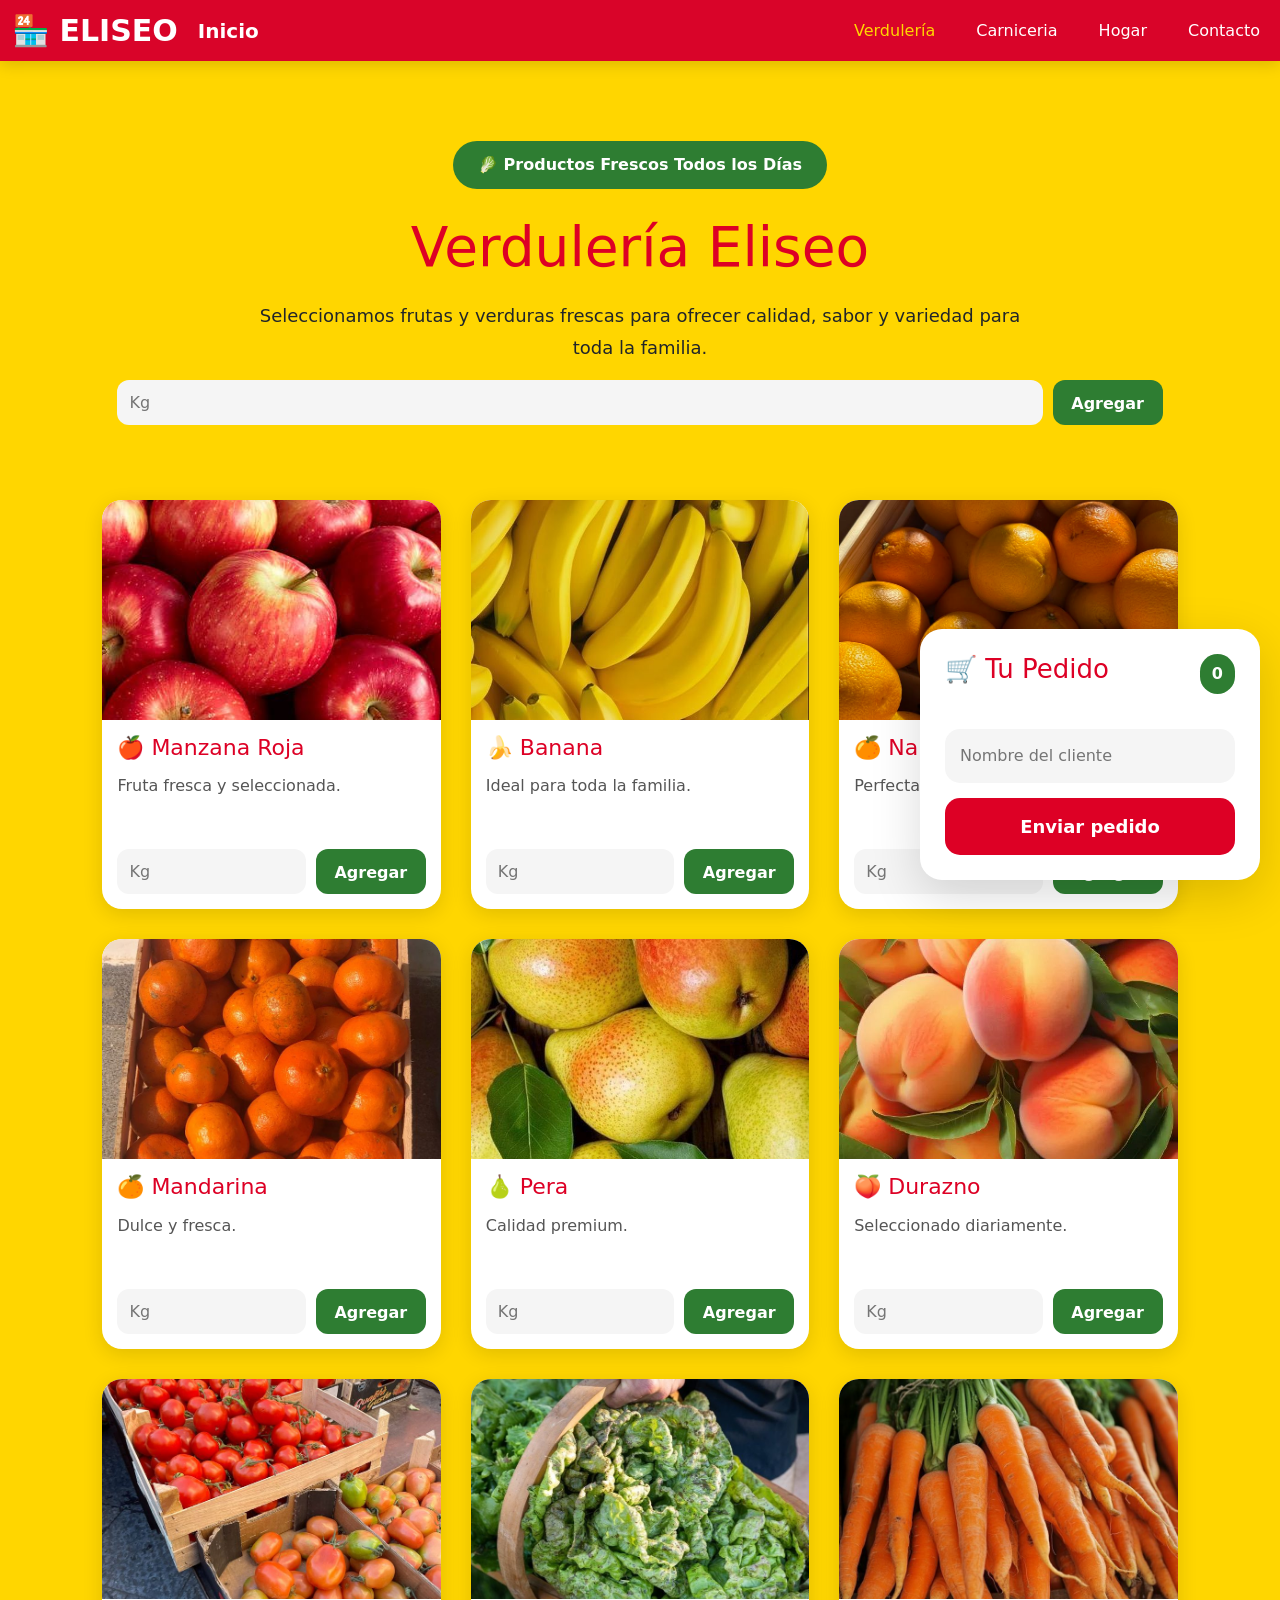
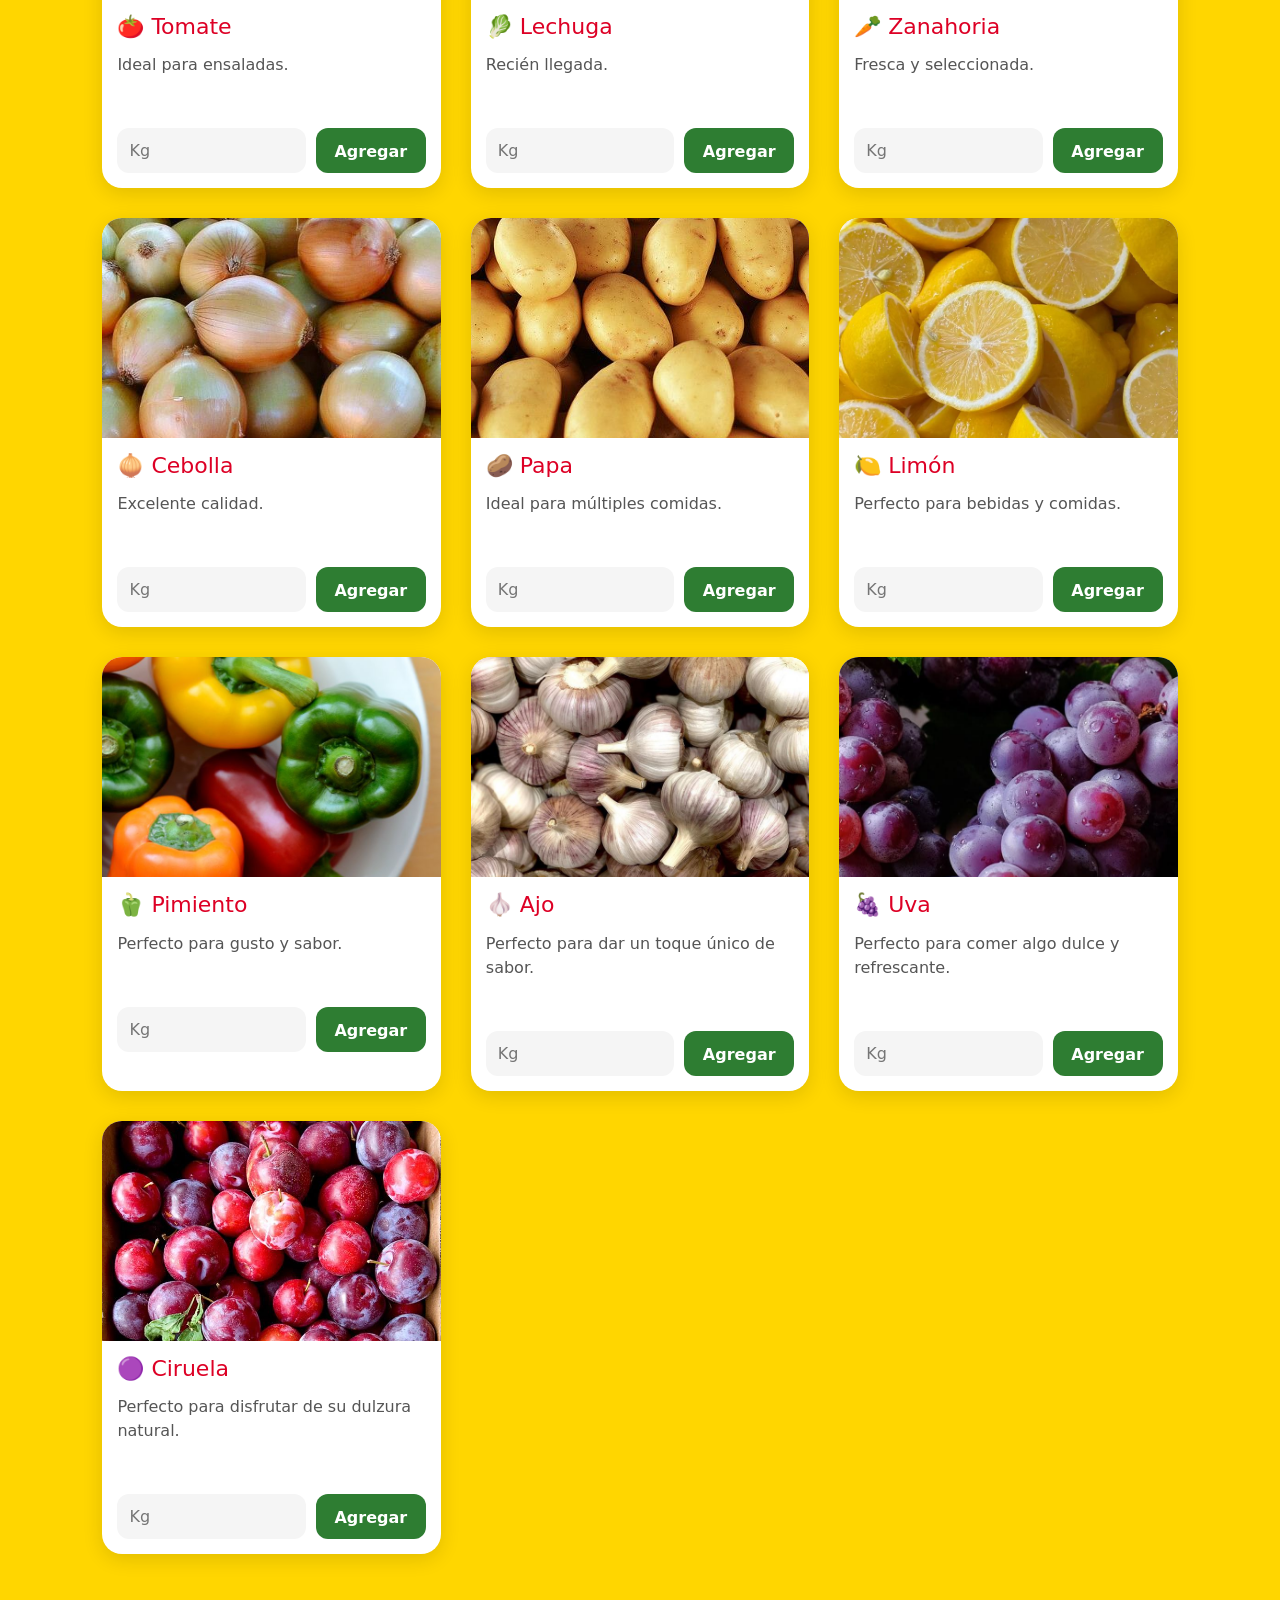
<file: verduleria.html>
<!DOCTYPE html>
<html lang="en">
<head>
    <meta charset="UTF-8">
    <meta name="viewport" content="width=device-width, initial-scale=1.0">
    <link rel="stylesheet" href="verduleria.css">
    <link href="https://cdn.jsdelivr.net/npm/bootstrap@5.3.3/dist/css/bootstrap.min.css" rel="stylesheet">
</head>
<script>

let carrito=[];

function agregar(btn){

let tarjeta=
btn.closest(".producto");

let nombre=
tarjeta
.querySelector("h3")
.innerText;

let cantidad=
tarjeta
.querySelector(".cantidad")
.value;

if(cantidad===""){

alert(
"Ingresá Kg"
);

return;

}

carrito.push({

nombre:nombre,

cantidad:cantidad

});

dibujar();

}

function dibujar(){

let lista=
document
.getElementById(
"lista"
);

let contador=
document
.getElementById(
"contador"
);

lista.innerHTML="";

carrito.forEach(p=>{

lista.innerHTML+=

`

<div class="item">

<strong>

${p.nombre}

</strong>

<br>

⚖️ ${p.cantidad} Kg

</div>

`;

});

contador.innerHTML=
carrito.length;

}

function enviarPedido(){

if(
carrito.length===0
){

alert(
"El carrito está vacío"
);

return;

}

let cliente=
document
.getElementById(
"cliente"
).value;

if(cliente===""){

alert(
"Ingresá nombre"
);

return;

}

let mensaje=
"NUEVO PEDIDO ELISEO VERDULERÍA%0A%0A";

mensaje+=
"Cliente: "
+cliente+
"%0A%0A";

carrito.forEach(p=>{

mensaje+=

p.nombre+

" - "+

p.cantidad+

" Kg%0A";

});

window.open(

"https://wa.me/5493512221273?text="+mensaje

);

}

</script>

<body>
    
  <nav class="navbar navbar-expand-lg navbar-dark">
    <div class="container-fluid">
        <div class="logo-texto">
        🏪 ELISEO
        </div>
      <a class="navbar-brand" href="index.html"> Inicio</a>
      <button class="navbar-toggler" type="button" data-bs-toggle="collapse" data-bs-target="#navbarContenido">
        <span class="navbar-toggler-icon"></span>
      </button>
      <div class="collapse navbar-collapse" id="navbarContenido">
        <ul class="navbar-nav ms-auto">
          <li class="nav-item"><a class="nav-link active" href="#">Verdulería</a></li>
          <li class="nav-item"><a class="nav-link" href="carniceria.html">Carniceria</a></li>
          <li class="nav-item"><a class="nav-link" href="hogar.html">Hogar</a></li>
          <li class="nav-item"><a class="nav-link" href="contacto.html"> Contacto</a></li>
        </ul>
      </div>
    </div>
  </nav>


<section id="verduleria" class="verduleria">

    <div class="encabezado-verduleria">

        <span class="etiqueta-verde">
            🥬 Productos Frescos Todos los Días
        </span>

        <h2>Verdulería Eliseo</h2>

        <p>
            Seleccionamos frutas y verduras frescas para ofrecer calidad,
            sabor y variedad para toda la familia.
        </p>
<div class="acciones">

<input
type="number"
min="0.5"
step="0.5"
placeholder="Kg"
class="cantidad">

<button
class="btn-agregar"
onclick="agregar(this)">

Agregar

</button>

</div>

    </div>

    <div class="productos-grid">

        <div class="producto">
            <img src="WhatsApp Image 2026-05-30 at 18.21.02 (1).jpeg" alt="Manzana">
            <h3>🍎 Manzana Roja</h3>
            <p>Fruta fresca y seleccionada.</p>
            <div class="acciones">

<input
type="number"
min="0.5"
step="0.5"
placeholder="Kg"
class="cantidad">

<button
class="btn-agregar"
onclick="agregar(this)">

Agregar

</button>

</div>

        </div>

        <div class="producto">
            <img src="WhatsApp Image 2026-05-30 at 18.21.01.jpeg" alt="Banana">
            <h3>🍌 Banana</h3>
            <p>Ideal para toda la familia.</p>
            <div class="acciones">

<input
type="number"
min="0.5"
step="0.5"
placeholder="Kg"
class="cantidad">

<button
class="btn-agregar"
onclick="agregar(this)">

Agregar

</button>

</div>

        </div>

        <div class="producto">
            <img src="WhatsApp Image 2026-05-30 at 18.21.03.jpeg" alt="Naranja">
            <h3>🍊 Naranja</h3>
            <p>Perfecta para jugos.</p>
            <div class="acciones">

<input
type="number"
min="0.5"
step="0.5"
placeholder="Kg"
class="cantidad">

<button
class="btn-agregar"
onclick="agregar(this)">

Agregar

</button>

</div>

        </div>

        <div class="producto">
            <img src="WhatsApp Image 2026-05-30 at 18.21.02 (3).jpeg" alt=""Mandarina">
            <h3>🍊 Mandarina</h3>
            <p>Dulce y fresca.</p>
            <div class="acciones">

<input
type="number"
min="0.5"
step="0.5"
placeholder="Kg"
class="cantidad">

<button
class="btn-agregar"
onclick="agregar(this)">

Agregar

</button>

</div>

        </div>

        <div class="producto">
            <img src="WhatsApp Image 2026-05-30 at 18.21.04.jpeg" alt="Pera">
            <h3>🍐 Pera</h3>
            <p>Calidad premium.</p>
            <div class="acciones">

<input
type="number"
min="0.5"
step="0.5"
placeholder="Kg"
class="cantidad">

<button
class="btn-agregar"
onclick="agregar(this)">

Agregar

</button>

</div>

        </div>

        <div class="producto">
            <img src="WhatsApp Image 2026-05-30 at 18.21.02.jpeg" alt="Durazno">
            <h3>🍑 Durazno</h3>
            <p>Seleccionado diariamente.</p>
            <div class="acciones">

<input
type="number"
min="0.5"
step="0.5"
placeholder="Kg"
class="cantidad">

<button
class="btn-agregar"
onclick="agregar(this)">

Agregar

</button>

</div>

        </div>

        <div class="producto">
            <img src="WhatsApp Image 2026-05-30 at 18.21.03 (1).jpeg" alt="Tomate">
            <h3>🍅 Tomate</h3>
            <p>Ideal para ensaladas.</p>
            <div class="acciones">

<input
type="number"
min="0.5"
step="0.5"
placeholder="Kg"
class="cantidad">

<button
class="btn-agregar"
onclick="agregar(this)">

Agregar

</button>

</div>


        </div>

        <div class="producto">
            <img src="WhatsApp Image 2026-05-30 at 18.21.04 (1).jpeg" alt="Lechuga">
            <h3>🥬 Lechuga</h3>
            <p>Recién llegada.</p>
            <div class="acciones">

<input
type="number"
min="0.5"
step="0.5"
placeholder="Kg"
class="cantidad">

<button
class="btn-agregar"
onclick="agregar(this)">

Agregar

</button>

</div>


        </div>

        <div class="producto">
            <img src="WhatsApp Image 2026-05-30 at 18.21.04 (2).jpeg" alt="Zanahoria">
            <h3>🥕 Zanahoria</h3>
            <p>Fresca y seleccionada.</p>
            <div class="acciones">

<input
type="number"
min="0.5"
step="0.5"
placeholder="Kg"
class="cantidad">

<button
class="btn-agregar"
onclick="agregar(this)">

Agregar

</button>

</div>

        </div>

        <div class="producto">
            <img src="WhatsApp Image 2026-05-30 at 19.06.32.jpeg" alt="Cebolla">
            <h3>🧅 Cebolla</h3>
            <p>Excelente calidad.</p>
            <div class="acciones">

<input
type="number"
min="0.5"
step="0.5"
placeholder="Kg"
class="cantidad">

<button
class="btn-agregar"
onclick="agregar(this)">

Agregar

</button>

</div>

        </div>

        <div class="producto">
            <img src="WhatsApp Image 2026-05-30 at 19.06.33.jpeg" alt="Papa">
            <h3>🥔 Papa</h3>
            <p>Ideal para múltiples comidas.</p>
            <div class="acciones">

<input
type="number"
min="0.5"
step="0.5"
placeholder="Kg"
class="cantidad">

<button
class="btn-agregar"
onclick="agregar(this)">

Agregar

</button>

</div>

        </div>

        <div class="producto">
            <img src="WhatsApp Image 2026-05-30 at 19.06.32 (1).jpeg" alt="Limón">
            <h3>🍋 Limón</h3>
            <p>Perfecto para bebidas y comidas.</p>
            <div class="acciones">

<input
type="number"
min="0.5"
step="0.5"
placeholder="Kg"
class="cantidad">

<button
class="btn-agregar"
onclick="agregar(this)">

Agregar

</button>

</div>

        </div>

        <div class="producto">
            <img src="WhatsApp Image 2026-05-30 at 18.21.04 (3).jpeg" alt="Pimiento">
            <h3>🫑 Pimiento</h3>
            <p>Perfecto para gusto y sabor.</p>
            <div class="acciones">

<input
type="number"
min="0.5"
step="0.5"
placeholder="Kg"
class="cantidad">

<button
class="btn-agregar"
onclick="agregar(this)">

Agregar

</button>

</div>

        </div>

        <div class="producto">
            <img src="WhatsApp Image 2026-05-30 at 19.05.16.jpeg" alt="Ajo">
            <h3>🧄 Ajo</h3>
            <p>Perfecto para dar un toque único de sabor.</p>
            <div class="acciones">

<input
type="number"
min="0.5"
step="0.5"
placeholder="Kg"
class="cantidad">

<button
class="btn-agregar"
onclick="agregar(this)">

Agregar

</button>

</div>

        </div>
        <div class="producto">
            <img src="WhatsApp Image 2026-05-30 at 19.05.16 (1).jpeg" alt="Uva">
            <h3>🍇 Uva</h3>
            <p>Perfecto para comer algo dulce y refrescante.</p>
            <div class="acciones">

<input
type="number"
min="0.5"
step="0.5"
placeholder="Kg"
class="cantidad">

<button
class="btn-agregar"
onclick="agregar(this)">

Agregar

</button>

</div>

        </div>
        <div class="producto">
            <img src="WhatsApp Image 2026-05-30 at 19.05.17.jpeg" alt="Ciruela">
            <h3>🟣 Ciruela</h3>
            <p>Perfecto para disfrutar de su dulzura natural.</p>
            <div class="acciones">

<input
type="number"
min="0.5"
step="0.5"
placeholder="Kg"
class="cantidad">

<button
class="btn-agregar"
onclick="agregar(this)">

Agregar

</button>

</div>

        </div>
    </div>

</section>
<div class="carrito">

<div class="carrito-header">

<h3>
🛒 Tu Pedido
</h3>

<span id="contador">
0
</span>

</div>

<div id="lista"></div>

<input
type="text"
id="cliente"
placeholder="Nombre del cliente">

<button
class="enviar"
onclick="enviarPedido()">

Enviar pedido

</button>

</div>

<script src="https://cdn.jsdelivr.net/npm/bootstrap@5.3.3/dist/js/bootstrap.bundle.min.js"></script>
</body>
</html>
</file>
<file: index.css>
/* =========================
   VARIABLES
========================= */

:root{
    --amarillo:#FFD600;
    --rojo:#D90429;
    --verde:#2E7D32;
    --oscuro:#222222;
    --blanco:#ffffff;
}

/* =========================
   GENERAL
========================= */

*{
    margin:0;
    padding:0;
    box-sizing:border-box;
}

html{
    scroll-behavior:smooth;
}

body{
    font-family:Arial, Helvetica, sans-serif;
    background:#fffef7;
    color:var(--oscuro);
}

/* =========================
   NAVBAR
========================= */

.navbar{
    background:var(--rojo);
    display:flex;
    justify-content:space-between;
    align-items:center;
    padding:20px 8%;
    position:sticky;
    top:0;
    z-index:1000;
    box-shadow:0 2px 15px rgba(0,0,0,.15);
}

.logo-texto{
    color:white;
    font-size:32px;
    font-weight:bold;
}

.navbar-nav{
    display:flex;
    gap:25px;
    list-style:none;
}

.nav-link{
    color:white;
    text-decoration:none;
    font-weight:bold;
    transition:.3s;
}

.nav-link:hover{
    color:var(--amarillo);
}

/* =========================
   HERO
========================= */

.hero{
    background:var(--amarillo);
    min-height:100vh;
    display:flex;
    align-items:center;
    justify-content:center;
    padding:80px 8%;
}

.hero-contenedor{
    max-width:1400px;
    width:100%;
    display:flex;
    align-items:center;
    justify-content:space-between;
    gap:60px;
}

.hero-logo img{
    width:500px;
    max-width:100%;
    border-radius:20px;
}

.hero-texto{
    max-width:650px;
}

.etiqueta{
    background:white;
    color:var(--rojo);
    padding:10px 20px;
    border-radius:30px;
    font-weight:bold;
}

.hero-texto h1{
    font-size:70px;
    color:var(--rojo);
    margin-top:20px;
    margin-bottom:20px;
}

.hero-texto p{
    font-size:20px;
    line-height:1.8;
}

.hero-botones{
    margin-top:35px;
}

.btn-rojo{
    background:var(--rojo);
    color:white;
    padding:15px 35px;
    border-radius:40px;
    text-decoration:none;
    display:inline-block;
    font-weight:bold;
    transition:.3s;
}

.btn-rojo:hover{
    transform:translateY(-3px);
}

.btn-verde{
    background:var(--verde);
    color:white;
    padding:15px 35px;
    border-radius:40px;
    text-decoration:none;
    display:inline-block;
    margin-left:10px;
    font-weight:bold;
    transition:.3s;
}

.btn-verde:hover{
    transform:translateY(-3px);
}

/* =========================
   CATEGORÍAS
========================= */

.categorias-principales{
    padding:100px 8%;
    text-align:center;
}

.categorias-principales h2{
    font-size:50px;
    color:var(--rojo);
    margin-bottom:15px;
}

.categorias-principales p{
    font-size:18px;
}

.grid-categorias{
    display:grid;
    grid-template-columns:repeat(auto-fit,minmax(280px,1fr));
    gap:30px;
    margin-top:50px;
}

.categoria-card{
    background:white;
    padding:35px;
    border-radius:20px;
    box-shadow:0 5px 20px rgba(0,0,0,.1);
    transition:.3s;
}

.categoria-card:hover{
    transform:translateY(-8px);
}

.emoji{
    font-size:60px;
    margin-bottom:15px;
}

.categoria-card h3{
    color:var(--rojo);
    margin-bottom:10px;
}

/* =========================
   BENEFICIOS
========================= */

.beneficios{
    padding:100px 8%;
    background:#fff8d7;
    text-align:center;
}

.beneficios h2{
    font-size:50px;
    color:var(--rojo);
    margin-bottom:50px;
}

.beneficios-grid{
    display:grid;
    grid-template-columns:repeat(auto-fit,minmax(250px,1fr));
    gap:25px;
}

.beneficio{
    background:white;
    padding:30px;
    border-radius:20px;
    box-shadow:0 5px 15px rgba(0,0,0,.1);
}

.icono{
    font-size:55px;
    margin-bottom:15px;
}

.beneficio h3{
    color:var(--rojo);
    margin-bottom:10px;
}

/* =========================
   ESTADÍSTICAS
========================= */

.estadisticas{
    background:var(--amarillo);
    display:grid;
    grid-template-columns:repeat(4,1fr);
    text-align:center;
    padding:80px 8%;
}

.estadistica h2{
    color:var(--rojo);
    font-size:55px;
}

.estadistica p{
    font-size:18px;
    font-weight:bold;
}

/* =========================
   BANNER FINAL
========================= */

.banner-final{
    background:var(--rojo);
    color:white;
    text-align:center;
    padding:100px 8%;
}

.banner-final h2{
    font-size:50px;
    margin-bottom:20px;
}

.banner-final p{
    font-size:20px;
    margin-bottom:30px;
}

/* =========================
   RESPONSIVE
========================= */

@media(max-width:900px){

    .hero-contenedor{
        flex-direction:column;
        text-align:center;
    }

    .hero-texto h1{
        font-size:50px;
    }

    .estadisticas{
        grid-template-columns:repeat(2,1fr);
        gap:30px;
    }

    .navbar{
        flex-direction:column;
        gap:15px;
    }

    .navbar-nav{
        flex-wrap:wrap;
        justify-content:center;
    }

}

@media(max-width:600px){

    .hero-texto h1{
        font-size:40px;
    }

    .estadisticas{
        grid-template-columns:1fr;
    }

    .btn-rojo,
    .btn-verde{
        display:block;
        margin:10px auto;
    }

}
</file>
<file: carniceria.css>
:root{
    --amarillo:#FFD600;
    --rojo:#dd0025;
    --verde:#2E7D32;
    --oscuro:#222;
    --blanco:#ffffff;
}

/* =========================
   GENERAL
========================= */

*{
    margin:0;
    padding:0;
    box-sizing:border-box;
}

body{
    font-family:Arial, Helvetica, sans-serif;
    background:#fffef7;
}

/* =========================
   NAVBAR
========================= */

.navbar{
    background:#D90429 !important;
    padding:20px 8%;
    box-shadow:0 3px 15px rgba(0,0,0,.15);
}

.container-fluid{
    display:flex;
    align-items:center;
    width:100%;
}

.logo-texto{
    color:white;
    font-size:30px;
    font-weight:bold;
    margin-right:20px;
}

.navbar-brand{
    color:white !important;
    text-decoration:none;
    font-size:18px;
    font-weight:bold;
}

.navbar-collapse{
    margin-left:auto;
}

.navbar-nav{
    display:flex;
    gap:25px;
    list-style:none;
}

.nav-link{
    color:white !important;
    text-decoration:none;
    font-weight:bold;
    transition:0.3s;
}

.nav-link:hover{
    color:var(--amarillo) !important;
}

.nav-link.active{
    color:var(--amarillo) !important;
}

/* =========================
   ENCABEZADO CARNICERIA
========================= */

.carniceria{
    background:var(--amarillo);
    min-height:100vh;
    padding:80px 8%;
}

.encabezado-carniceria{
    text-align:center;
    margin-bottom:60px;
}

.etiqueta-carniceria{
    background:var(--rojo);
    color:white;
    padding:12px 25px;
    border-radius:30px;
    font-weight:bold;
    display:inline-block;
}

.encabezado-carniceria h2{
    color:var(--rojo);
    font-size:55px;
    margin-top:25px;
    margin-bottom:20px;
}

.encabezado-carniceria p{
    max-width:800px;
    margin:auto;
    font-size:18px;
    line-height:1.8;
}

/* =========================
   PRODUCTOS
========================= */

.productos-grid{
    display:grid;
    grid-template-columns:repeat(auto-fit,minmax(260px,1fr));
    gap:30px;
}

.producto{
    background:white;
    border-radius:20px;
    overflow:hidden;
    box-shadow:0 5px 20px rgba(0,0,0,.12);
    transition:.3s;
}

.producto:hover{
    transform:translateY(-8px);
}

.producto img{
    width:100%;
    height:220px;
    object-fit:cover;
}

.producto h3{
    color:var(--rojo);
    padding:15px 15px 5px;
    font-size:22px;
}

.producto p{
    padding:0 15px 20px;
    color:#555;
}

/* =========================
   RESPONSIVE
========================= */

@media(max-width:768px){

    .container-fluid{
        flex-direction:column;
        gap:15px;
    }

    .navbar-nav{
        flex-direction:column;
        text-align:center;
    }

    .encabezado-carniceria h2{
        font-size:40px;
    }

    .productos-grid{
        grid-template-columns:1fr;
    }

}
.carrito{

position:fixed;

right:20px;

bottom:20px;

width:320px;

background:white;

padding:20px;

border-radius:20px;

box-shadow:
0 10px 40px
rgba(0,0,0,.15);

z-index:999;

}

.carrito-header{

display:flex;

justify-content:space-between;

margin-bottom:15px;

}

#contador{

background:#dd0025;

color:white;

padding:8px 12px;

border-radius:20px;

}

.item{

background:#fff6e7;

padding:10px;

margin-bottom:10px;

border-radius:10px;

}

.producto .acciones{

display:flex;

gap:10px;

padding:15px;

flex-wrap:wrap;

}

.producto .cantidad{

width:90px;

padding:10px;

}

.medida{

padding:10px;

}

.btn-agregar{

background:#2E7D32;

color:white;

border:none;

padding:10px 14px;

border-radius:12px;

}

#cliente{

width:100%;

padding:12px;

margin-top:10px;

}

.enviar{

width:100%;

margin-top:12px;

padding:14px;

background:#dd0025;

color:white;

border:none;

border-radius:12px;

}
.carrito{

position:fixed;

right:20px;

bottom:20px;

width:320px;

background:white;

padding:20px;

border-radius:20px;

box-shadow:
0 10px 40px
rgba(0,0,0,.15);

z-index:999;

}

.carrito-header{

display:flex;

justify-content:space-between;

margin-bottom:15px;

}

#contador{

background:#dd0025;

color:white;

padding:8px 12px;

border-radius:20px;

}

.item{

background:#fff6e7;

padding:10px;

margin-bottom:10px;

border-radius:10px;

}

.producto .acciones{

display:flex;

gap:10px;

padding:15px;

flex-wrap:wrap;

}

.producto .cantidad{

width:90px;

padding:10px;

}

.medida{

padding:10px;

}

.btn-agregar{

background:#2E7D32;

color:white;

border:none;

padding:10px 14px;

border-radius:12px;

}

#cliente{

width:100%;

padding:12px;

margin-top:10px;

}

.enviar{

width:100%;

margin-top:12px;

padding:14px;

background:#dd0025;

color:white;

border:none;

border-radius:12px;

}
</file>
<file: contacto.css>
:root{
    --amarillo:#FFD600;
    --rojo:#dd0025;
    --verde:#2E7D32;
}

/* GENERAL */

*{
    margin:0;
    padding:0;
    box-sizing:border-box;
}

body{
    font-family:Arial, Helvetica, sans-serif;
    background:#fffef7;
}

/* NAVBAR */

.navbar{
    background:#D90429 !important;
    padding:20px 8%;
    box-shadow:0 3px 15px rgba(0,0,0,.15);
}

.logo-texto{
    color:white;
    font-size:30px;
    font-weight:bold;
    margin-right:20px;
}

.navbar-brand,
.nav-link{
    color:white !important;
    font-weight:bold;
}

.nav-link:hover{
    color:var(--amarillo) !important;
}

.nav-link.active{
    color:var(--amarillo) !important;
}

/* CONTACTO */

.contacto{
    background:var(--amarillo);
    min-height:100vh;
    padding:80px 8%;
}

.encabezado-contacto{
    text-align:center;
    margin-bottom:60px;
}

.etiqueta-contacto{
    background:var(--rojo);
    color:white;
    padding:12px 25px;
    border-radius:30px;
    font-weight:bold;
}

.encabezado-contacto h2{
    color:var(--rojo);
    font-size:55px;
    margin:25px 0;
}

.encabezado-contacto p{
    max-width:800px;
    margin:auto;
    font-size:18px;
}

/* TARJETAS */

.contacto-grid{
    display:grid;
    grid-template-columns:repeat(auto-fit,minmax(250px,1fr));
    gap:30px;
}

.contacto-card{
    background:white;
    padding:30px;
    border-radius:20px;
    text-align:center;
    box-shadow:0 5px 20px rgba(0,0,0,.12);
}

.contacto-card h3{
    color:var(--rojo);
    margin-bottom:15px;
}

.btn-contacto{
    display:inline-block;
    margin-top:15px;
    background:var(--verde);
    color:white;
    padding:12px 25px;
    border-radius:30px;
    text-decoration:none;
    font-weight:bold;
}

/* BENEFICIOS */

.info-extra{
    padding:80px 8%;
    text-align:center;
}

.info-extra h2{
    color:var(--rojo);
    margin-bottom:40px;
}

.beneficios-grid{
    display:grid;
    grid-template-columns:repeat(auto-fit,minmax(250px,1fr));
    gap:25px;
}

.beneficio{
    background:white;
    padding:25px;
    border-radius:20px;
    box-shadow:0 5px 15px rgba(0,0,0,.1);
}

.beneficio h3{
    color:var(--rojo);
}

/* RESPONSIVE */

@media(max-width:768px){

    .encabezado-contacto h2{
        font-size:40px;
    }

    .contacto-grid,
    .beneficios-grid{
        grid-template-columns:1fr;
    }

}
</file>
<file: hogar.css>
:root{
    --amarillo:#FFD600;
    --rojo:#dd0025;
    --verde:#2E7D32;
    --oscuro:#222;
    --blanco:#ffffff;
}

/* =========================
   GENERAL
========================= */

*{
    margin:0;
    padding:0;
    box-sizing:border-box;
}

body{
    font-family:Arial, Helvetica, sans-serif;
    background:#fffef7;
}

/* =========================
   NAVBAR
========================= */

.navbar{
    background:#D90429 !important;
    padding:20px 8%;
    box-shadow:0 3px 15px rgba(0,0,0,.15);
}

.container-fluid{
    display:flex;
    align-items:center;
    width:100%;
}

.logo-texto{
    color:white;
    font-size:30px;
    font-weight:bold;
    margin-right:20px;
}

.navbar-brand{
    color:white !important;
    text-decoration:none;
    font-size:18px;
    font-weight:bold;
}

.navbar-collapse{
    margin-left:auto;
}

.navbar-nav{
    display:flex;
    gap:25px;
    list-style:none;
}

.nav-link{
    color:white !important;
    text-decoration:none;
    font-weight:bold;
    transition:0.3s;
}

.nav-link:hover{
    color:var(--amarillo) !important;
}

.nav-link.active{
    color:var(--amarillo) !important;
}

/* =========================
   ENCABEZADO HOGAR
========================= */

.hogar{
    background:var(--amarillo);
    min-height:100vh;
    padding:80px 8%;
}

.encabezado-hogar{
    text-align:center;
    margin-bottom:60px;
}

.etiqueta-hogar{
    background:var(--rojo);
    color:white;
    padding:12px 25px;
    border-radius:30px;
    font-weight:bold;
    display:inline-block;
}

.encabezado-hogar h2{
    color:var(--rojo);
    font-size:55px;
    margin-top:25px;
    margin-bottom:20px;
}

.encabezado-hogar p{
    max-width:800px;
    margin:auto;
    font-size:18px;
    line-height:1.8;
}

/* =========================
   PRODUCTOS
========================= */

.productos-grid{
    display:grid;
    grid-template-columns:repeat(auto-fit,minmax(260px,1fr));
    gap:30px;
}

.producto{
    background:white;
    border-radius:20px;
    overflow:hidden;
    box-shadow:0 5px 20px rgba(0,0,0,.12);
    transition:.3s;
}

.producto:hover{
    transform:translateY(-8px);
}

.producto img{
    width:100%;
    height:220px;
    object-fit:cover;
}

.producto h3{
    color:var(--rojo);
    padding:15px 15px 5px;
    font-size:22px;
}

.producto p{
    padding:0 15px 20px;
    color:#555;
}

/* =========================
   RESPONSIVE
========================= */

@media(max-width:768px){

    .container-fluid{
        flex-direction:column;
        gap:15px;
    }

    .navbar-nav{
        flex-direction:column;
        text-align:center;
    }

    .encabezado-hogar h2{
        font-size:40px;
    }

    .productos-grid{
        grid-template-columns:1fr;
    }

}
/* CARRITO */

.carrito{

position:fixed;

right:20px;

bottom:20px;

width:320px;

background:white;

padding:20px;

border-radius:20px;

box-shadow:
0 15px 50px
rgba(0,0,0,.15);

z-index:999;

}

.carrito-header{

display:flex;

justify-content:space-between;

margin-bottom:15px;

}

#contador{

background:#dd0025;

color:white;

padding:8px 12px;

border-radius:20px;

}

.producto .acciones{

display:flex;

gap:10px;

padding:15px;

}

.producto .cantidad{

width:120px;

padding:10px;

border:none;

background:#f5f5f5;

border-radius:12px;

}

.btn-agregar{

background:#2E7D32;

color:white;

border:none;

padding:10px;

border-radius:12px;

}

#cliente{

width:100%;

padding:12px;

margin-top:10px;

}

.enviar{

width:100%;

padding:14px;

margin-top:12px;

background:#dd0025;

color:white;

border:none;

border-radius:12px;

}

.item{

background:#fff8e1;

padding:10px;

margin-bottom:10px;

border-radius:10px;

}

@media(max-width:768px){

.carrito{

left:10px;

right:10px;

width:auto;

}

}
</file>
<file: verduleria.css>
/* =========================
   COLORES ELISEO
========================= */

:root{
    --amarillo:#FFD600;
    --rojo:#dd0025;
    --verde:#2E7D32;
    --oscuro:#222;
    --blanco:#ffffff;
}

/* =========================
   GENERAL
========================= */

*{
    margin:0;
    padding:0;
    box-sizing:border-box;
}

body{
    font-family:Arial, Helvetica, sans-serif;
    background:#fffef7;
}

/* =========================
   NAVBAR
========================= */

.navbar{
    background:#D90429 !important;
    padding:20px 8%;
    box-shadow:0 3px 15px rgba(0,0,0,.15);
}

.container-fluid{
    display:flex;
    align-items:center;
    width:100%;
}

.logo-texto{
    color:white;
    font-size:30px;
    font-weight:bold;
    margin-right:20px;
}

.navbar-brand{
    color:white !important;
    text-decoration:none;
    font-size:18px;
    font-weight:bold;
}

.navbar-collapse{
    margin-left:auto;
}

.navbar-nav{
    display:flex;
    gap:25px;
    list-style:none;
}

.nav-link{
    color:white !important;
    text-decoration:none;
    font-weight:bold;
    transition:0.3s;
}

.nav-link:hover{
    color:var(--amarillo) !important;
}

.nav-link.active{
    color:var(--amarillo) !important;
}

/* =========================
   ENCABEZADO
========================= */

.verduleria{
    background:var(--amarillo);
    min-height:100vh;
    padding:80px 8%;
}

.encabezado-verduleria{
    text-align:center;
    margin-bottom:60px;
}

.etiqueta-verde{
    background:var(--verde);
    color:white;
    padding:12px 25px;
    border-radius:30px;
    font-weight:bold;
    display:inline-block;
}

.encabezado-verduleria h2{
    color:var(--rojo);
    font-size:55px;
    margin-top:25px;
    margin-bottom:20px;
}

.encabezado-verduleria p{
    max-width:800px;
    margin:auto;
    font-size:18px;
    line-height:1.8;
}

/* =========================
   PRODUCTOS
========================= */

.productos-grid{
    display:grid;
    grid-template-columns:repeat(auto-fit,minmax(260px,1fr));
    gap:30px;
}

.producto{
    background:white;
    border-radius:20px;
    overflow:hidden;
    box-shadow:0 5px 20px rgba(0,0,0,.12);
    transition:.3s;
}

.producto:hover{
    transform:translateY(-8px);
}

.producto img{
    width:100%;
    height:220px;
    object-fit:cover;
}

.producto h3{
    color:var(--rojo);
    padding:15px 15px 5px;
    font-size:22px;
}

.producto p{
    padding:0 15px 20px;
    color:#555;
}

/* =========================
   RESPONSIVE
========================= */

@media(max-width:768px){

    .container-fluid{
        flex-direction:column;
        gap:15px;
    }

    .navbar-nav{
        flex-direction:column;
        text-align:center;
    }

    .encabezado-verduleria h2{
        font-size:40px;
    }

    .productos-grid{
        grid-template-columns:1fr;
    }

}
/* ======================
CARRITO
====================== */

.carrito{

position:fixed;

right:20px;

bottom:20px;

width:340px;

background:white;

padding:25px;

border-radius:22px;

box-shadow:
0 15px 50px
rgba(0,0,0,.15);

z-index:999;

}

.carrito-header{

display:flex;

justify-content:space-between;

align-items:center;

margin-bottom:20px;

}

.carrito h3{

color:#dd0025;

font-size:26px;

}

#contador{

background:#2E7D32;

color:white;

padding:8px 12px;

border-radius:20px;

font-weight:bold;

}

#lista{

max-height:220px;

overflow:auto;

}

.item{

background:#fff8e1;

padding:12px;

margin-bottom:10px;

border-radius:15px;

}

.acciones{

display:flex;

align-items:center;

gap:10px;

padding:15px;

width:100%;

}

.acciones input{

width:120px;

height:45px;

}

.acciones button{

height:45px;

width:110px;

flex-shrink:0;

}


.cantidad{

flex:1;

padding:12px;

border:none;

background:#f5f5f5;

border-radius:12px;

}

.btn-agregar{

background:#2E7D32;

color:white;

border:none;

padding:12px;

border-radius:12px;

font-weight:bold;

}

.btn-agregar:hover{

transform:scale(1.05);

}

#cliente{

width:100%;

padding:15px;

margin-top:15px;

border:none;

border-radius:15px;

background:#f5f5f5;

}

.enviar{

width:100%;

padding:15px;

margin-top:15px;

background:#dd0025;

color:white;

border:none;

border-radius:15px;

font-size:18px;

font-weight:bold;

}

.enviar:hover{

opacity:.9;

}

@media(max-width:768px){

.carrito{

left:10px;

right:10px;

bottom:10px;

width:auto;

}

}
</file>
